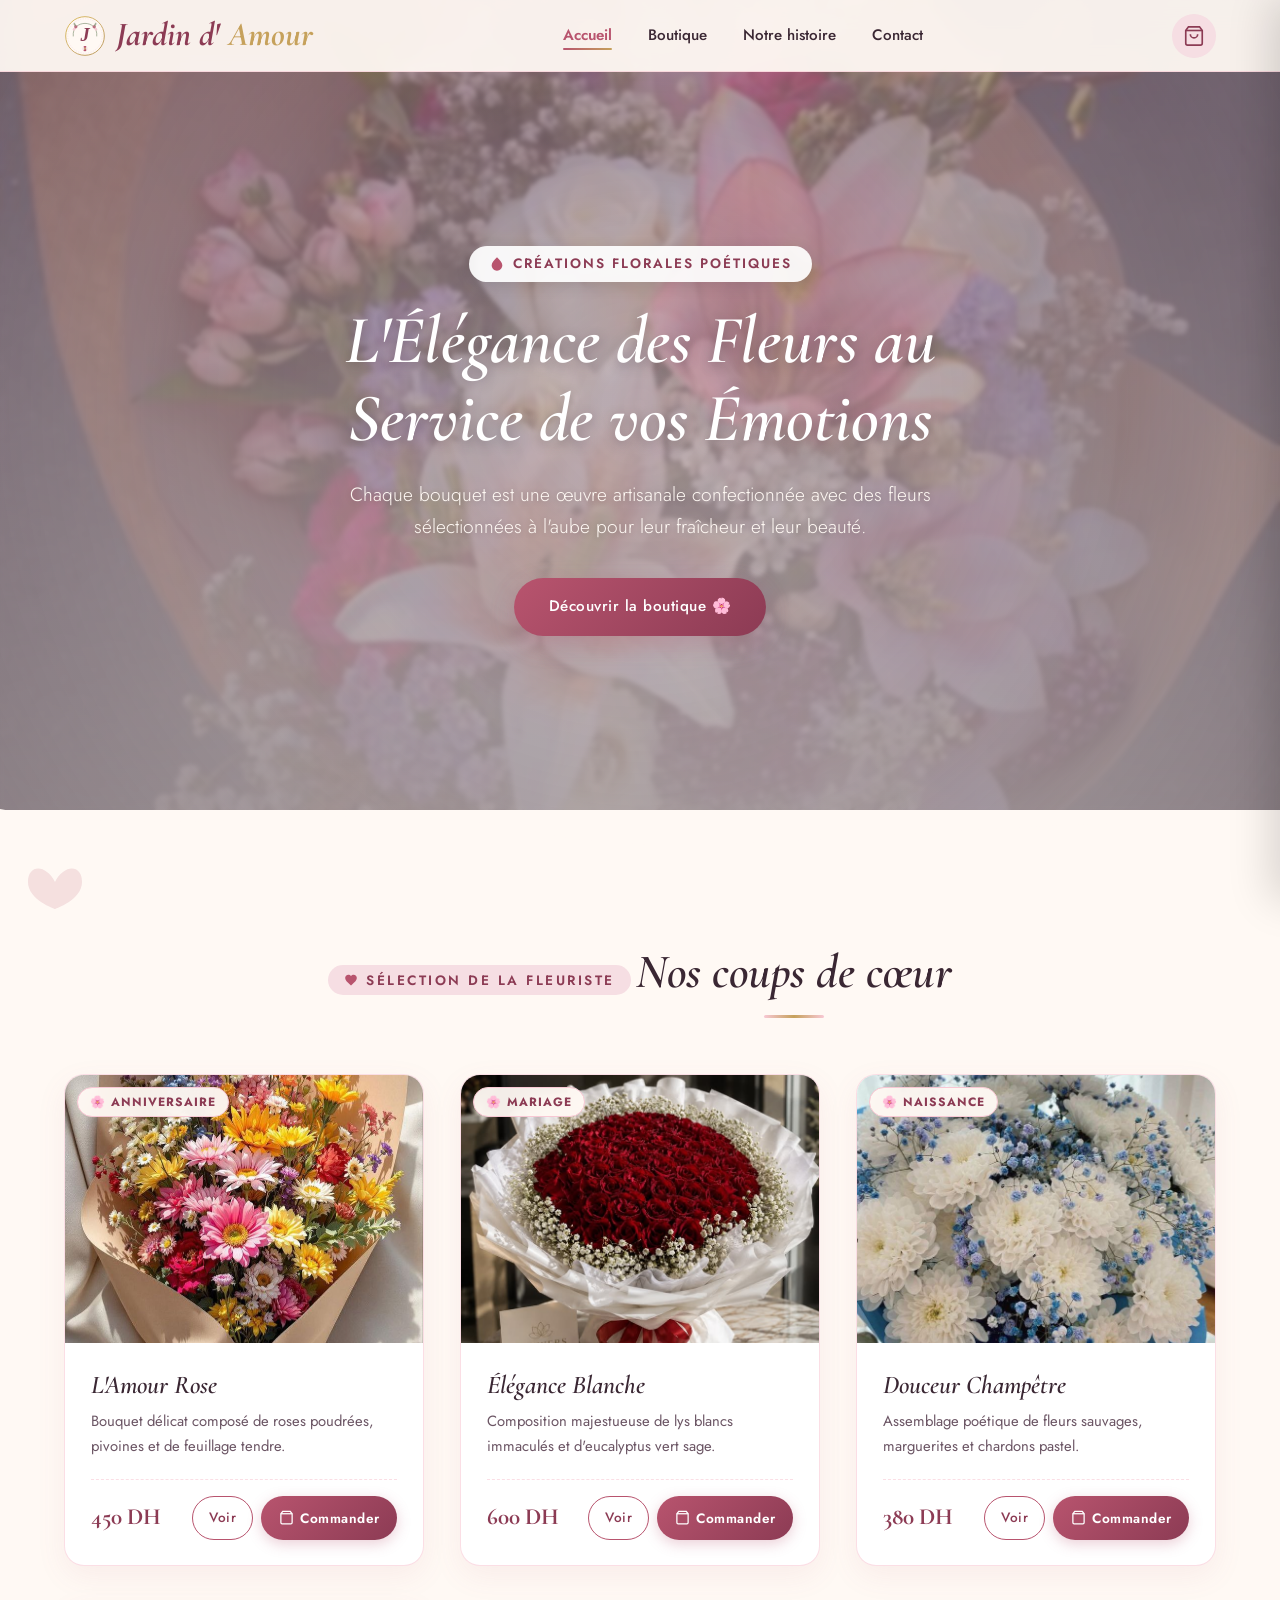
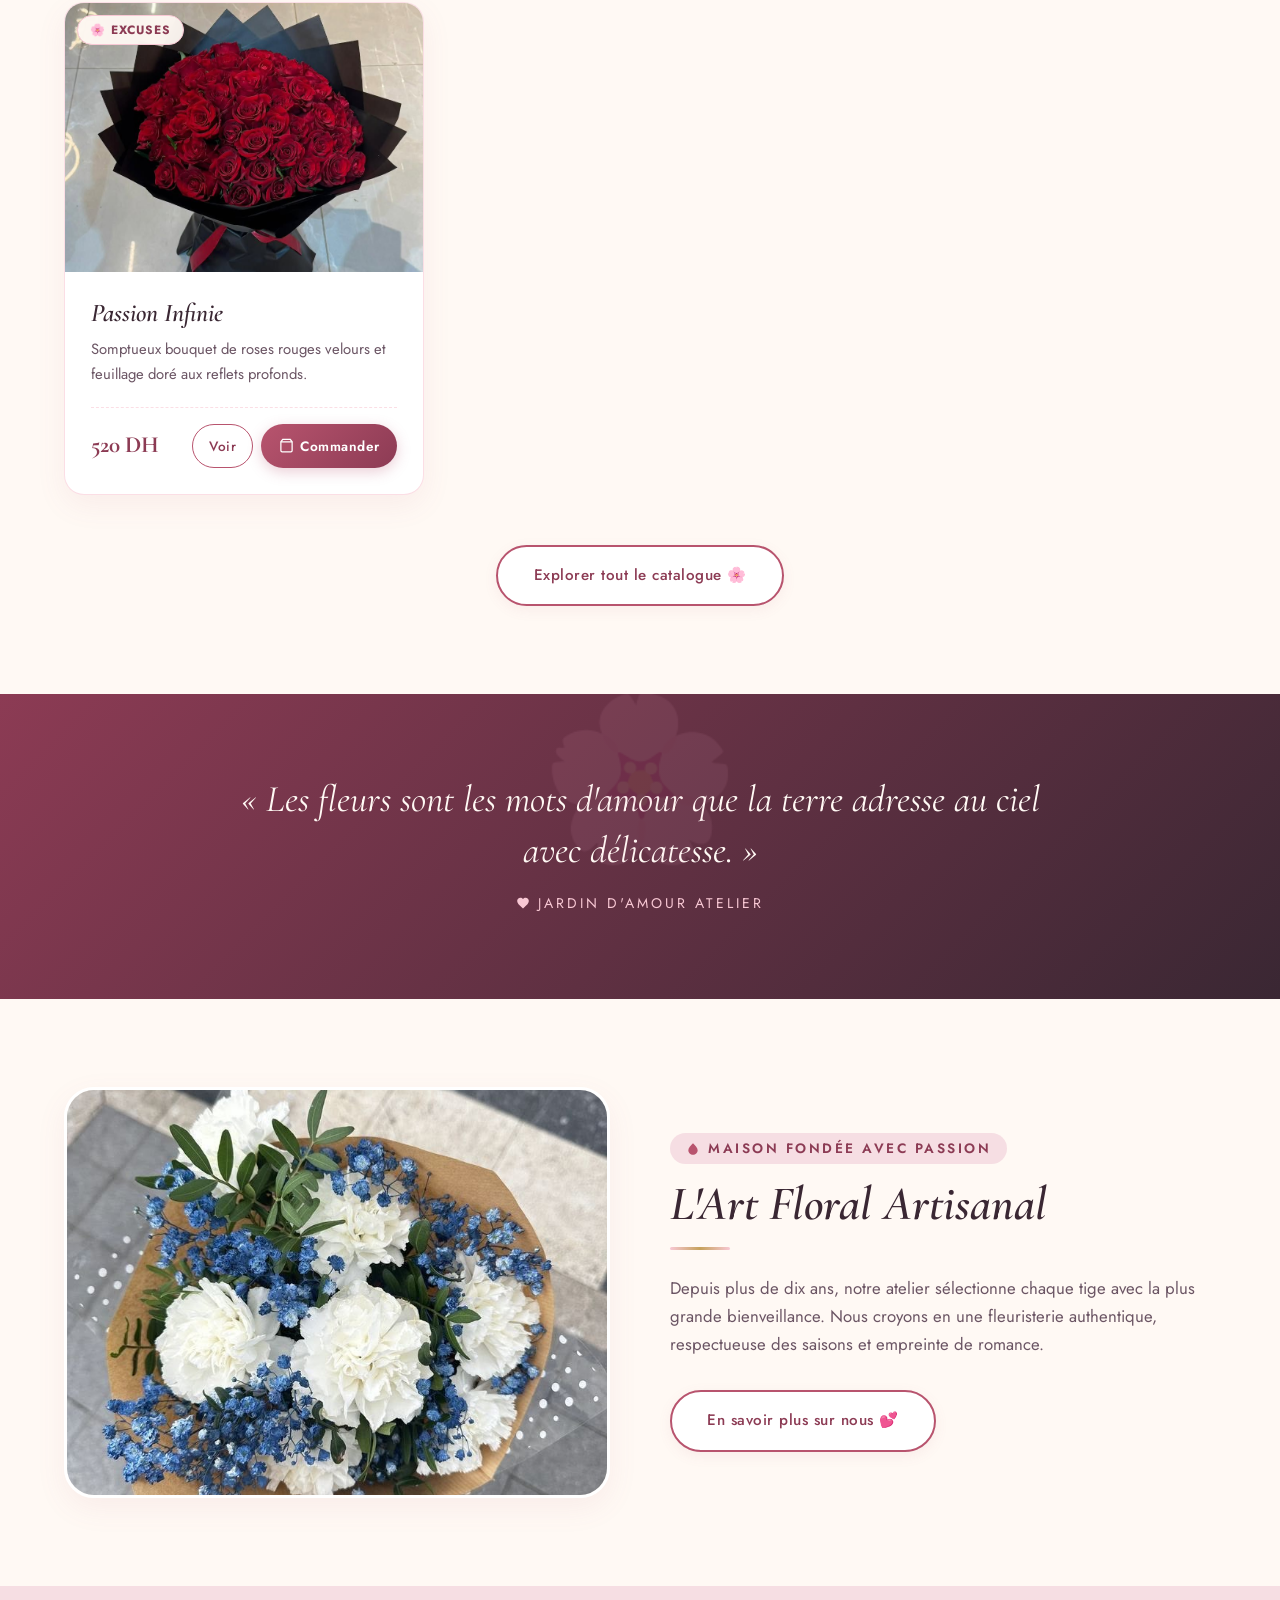
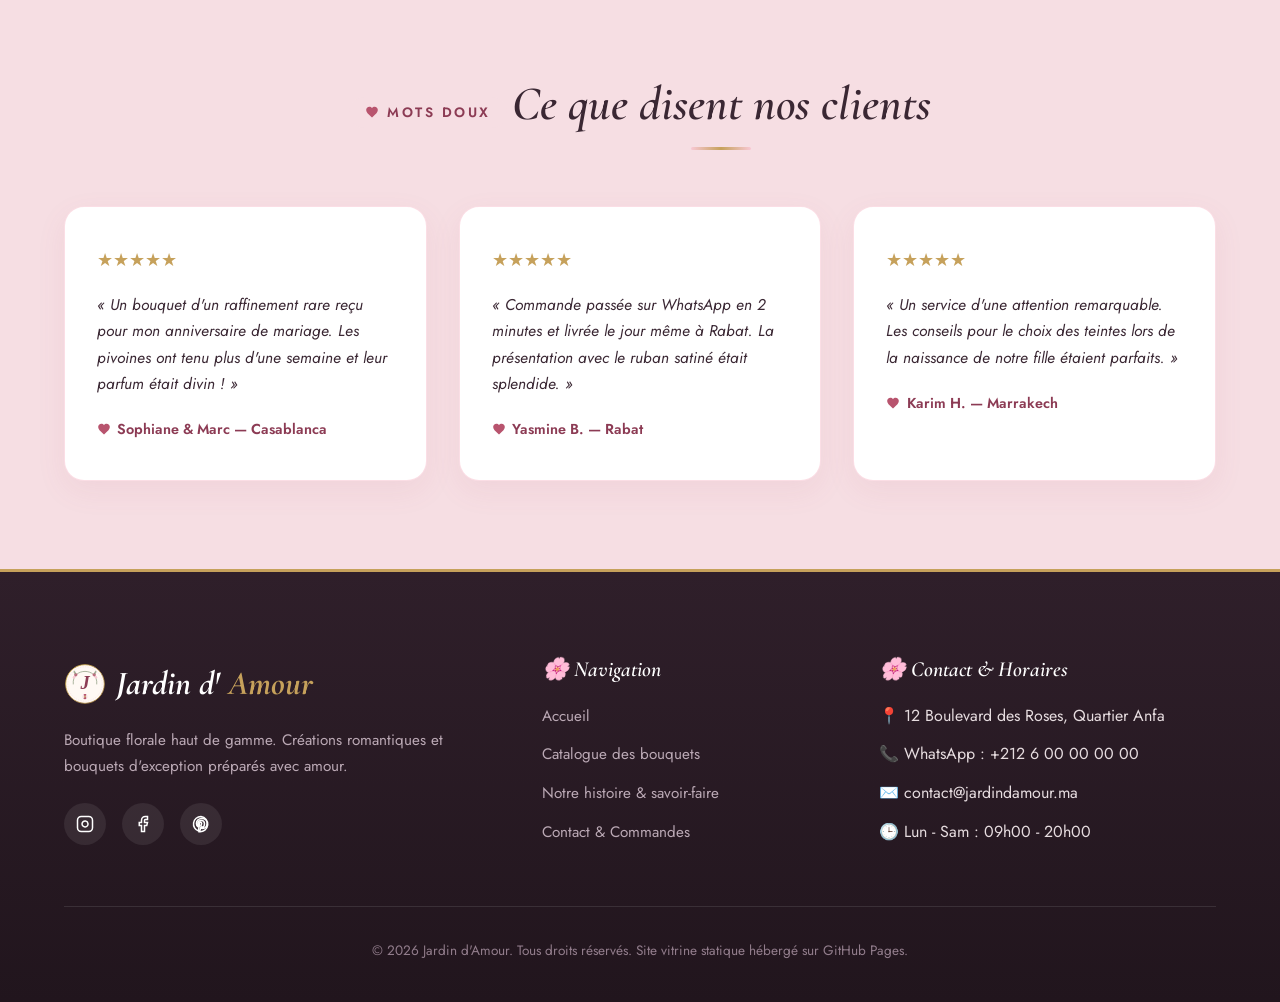
<file: index.html>
<!DOCTYPE html>
<html lang="fr">
<head>
  <meta charset="UTF-8" />
  <meta name="viewport" content="width=device-width, initial-scale=1.0" />
  <title>Jardin d'Amour — Boutique Florale Romantique & Cute</title>
  <meta name="description" content="Découvrez Jardin d'Amour, fleuriste d'exception. Bouquets sur mesure, livraison de fleurs fraîches et compositions poétiques." />
  <link rel="icon" type="image/svg+xml" href="favicon.svg" />
  <link rel="stylesheet" href="style.css" />
</head>
<body>

  <!-- HEADER FIXE -->
  <header class="site-header">
    <div class="container header-container">
      <a href="index.html" class="logo-brand">
        <img src="images/monogram.svg" alt="Monogramme Jardin d'Amour" class="logo-monogram-img" />
        Jardin d'<span class="logo-accent">Amour</span>
      </a>

      <button class="nav-toggle" id="nav-toggle" aria-label="Menu principal" aria-expanded="false">
        <span></span>
        <span></span>
        <span></span>
      </button>

      <nav>
        <ul class="nav-menu" id="nav-menu">
          <li><a href="index.html" class="nav-link active">Accueil</a></li>
          <li><a href="boutique.html" class="nav-link">Boutique</a></li>
          <li><a href="a-propos.html" class="nav-link">Notre histoire</a></li>
          <li><a href="contact.html" class="nav-link">Contact</a></li>
        </ul>
      </nav>

      <div class="header-actions">
        <button type="button" class="cart-icon-btn" id="cart-btn-trigger" aria-label="Ouvrir le panier">
          <svg width="22" height="22" viewBox="0 0 24 24" fill="none" stroke="currentColor" stroke-width="1.8">
            <path d="M6 2L3 6v14a2 2 0 0 0 2 2h14a2 2 0 0 0 2-2V6l-3-4z"></path>
            <line x1="3" y1="6" x2="21" y2="6"></line>
            <path d="M16 10a4 4 0 0 1-8 0"></path>
          </svg>
          <span class="cart-count-badge">0</span>
        </button>
      </div>
    </div>
  </header>

  <!-- HERO SECTION AVEC PÉTALES FLOTTANTS ET ANIMATION DÉLICATE -->
  <section class="hero-section">
    <div class="hero-overlay"></div>
    <div class="hero-content">
      <span class="hero-badge-cute">
        <svg width="16" height="16" viewBox="0 0 24 24" fill="#B8546E"><path d="M12 2C8 6 4 10 4 14C4 18.4 7.6 22 12 22C16.4 22 20 18.4 20 14C20 10 16 6 12 2Z"/></svg>
        Créations Florales Poétiques
      </span>
      <h1 class="hero-title">L'Élégance des Fleurs au Service de vos Émotions</h1>
      <p class="hero-description">Chaque bouquet est une œuvre artisanale confectionnée avec des fleurs sélectionnées à l'aube pour leur fraîcheur et leur beauté.</p>
      <a href="boutique.html" class="btn btn-primary">
        Découvrir la boutique 🌸
      </a>
    </div>
  </section>

  <!-- SEPARATEUR EN VAGUE -->
  <div class="section-divider-wave">
    <svg viewBox="0 0 1200 120" preserveAspectRatio="none">
      <path d="M0,0 C150,90 350,-40 500,60 C650,160 900,10 1200,40 L1200,120 L0,120 Z" fill="#FFF9F4"></path>
    </svg>
  </div>

  <!-- SECTION NOS COUPS DE CŒUR -->
  <section class="section-padding">
    <svg class="corner-flower-accent corner-flower-top-left" viewBox="0 0 100 100" fill="#B8546E">
      <path d="M50 20 C60 0 80 0 80 20 C80 40 50 50 50 50 C50 50 20 40 20 20 C20 0 40 0 50 20 Z" />
    </svg>

    <div class="container">
      <div class="section-title-wrap">
        <span class="section-subtitle">
          <svg width="14" height="14" viewBox="0 0 24 24" fill="currentColor"><path d="M12 21.35l-1.45-1.32C5.4 15.36 2 12.28 2 8.5 2 5.42 4.42 3 7.5 3c1.74 0 3.41.81 4.5 2.09C13.09 3.81 14.76 3 16.5 3 19.58 3 22 5.42 22 8.5c0 3.78-3.4 6.86-8.55 11.54L12 21.35z"/></svg>
          Sélection de la fleuriste
        </span>
        <h2 class="section-title">Nos coups de cœur</h2>
      </div>

      <div class="products-grid">
        <!-- Bouquet 1 -->
        <article class="product-card">
          <div class="product-card-img-wrap">
            <img src="images/bouquet-1.jpg" alt="Bouquet de roses roses poudrées et pivoines épanouies" loading="lazy" />
            <span class="product-card-badge">🌸 Anniversaire</span>
          </div>
          <div class="product-card-body">
            <h3 class="product-card-title">L'Amour Rose</h3>
            <p class="product-card-desc">Bouquet délicat composé de roses poudrées, pivoines et de feuillage tendre.</p>
            <div class="product-card-footer">
              <span class="product-card-price">450 DH</span>
              <div class="product-card-actions">
                <a href="produit.html?id=1" class="btn btn-outline-sm">Voir</a>
                <button type="button" class="btn btn-order-card" onclick="addToCart(1)">
                  <svg width="15" height="15" viewBox="0 0 24 24" fill="none" stroke="currentColor" stroke-width="2">
                    <path d="M6 2L3 6v14a2 2 0 0 0 2 2h14a2 2 0 0 0 2-2V6l-3-4z"></path>
                    <line x1="3" y1="6" x2="21" y2="6"></line>
                  </svg>
                  Commander
                </button>
              </div>
            </div>
          </div>
        </article>

        <!-- Bouquet 2 -->
        <article class="product-card">
          <div class="product-card-img-wrap">
            <img src="images/bouquet-2.jpg" alt="Composition florale majestueuse de lys blancs et roses fraîches" loading="lazy" />
            <span class="product-card-badge">🌸 Mariage</span>
          </div>
          <div class="product-card-body">
            <h3 class="product-card-title">Élégance Blanche</h3>
            <p class="product-card-desc">Composition majestueuse de lys blancs immaculés et d'eucalyptus vert sage.</p>
            <div class="product-card-footer">
              <span class="product-card-price">600 DH</span>
              <div class="product-card-actions">
                <a href="produit.html?id=2" class="btn btn-outline-sm">Voir</a>
                <button type="button" class="btn btn-order-card" onclick="addToCart(2)">
                  <svg width="15" height="15" viewBox="0 0 24 24" fill="none" stroke="currentColor" stroke-width="2">
                    <path d="M6 2L3 6v14a2 2 0 0 0 2 2h14a2 2 0 0 0 2-2V6l-3-4z"></path>
                    <line x1="3" y1="6" x2="21" y2="6"></line>
                  </svg>
                  Commander
                </button>
              </div>
            </div>
          </div>
        </article>

        <!-- Bouquet 3 -->
        <article class="product-card">
          <div class="product-card-img-wrap">
            <img src="images/bouquet-3.jpg" alt="Assemblage de fleurs champêtres sauvages et marguerites fraîches" loading="lazy" />
            <span class="product-card-badge">🌸 Naissance</span>
          </div>
          <div class="product-card-body">
            <h3 class="product-card-title">Douceur Champêtre</h3>
            <p class="product-card-desc">Assemblage poétique de fleurs sauvages, marguerites et chardons pastel.</p>
            <div class="product-card-footer">
              <span class="product-card-price">380 DH</span>
              <div class="product-card-actions">
                <a href="produit.html?id=3" class="btn btn-outline-sm">Voir</a>
                <button type="button" class="btn btn-order-card" onclick="addToCart(3)">
                  <svg width="15" height="15" viewBox="0 0 24 24" fill="none" stroke="currentColor" stroke-width="2">
                    <path d="M6 2L3 6v14a2 2 0 0 0 2 2h14a2 2 0 0 0 2-2V6l-3-4z"></path>
                    <line x1="3" y1="6" x2="21" y2="6"></line>
                  </svg>
                  Commander
                </button>
              </div>
            </div>
          </div>
        </article>

        <!-- Bouquet 4 -->
        <article class="product-card">
          <div class="product-card-img-wrap">
            <img src="images/bouquet-4.jpg" alt="Somptueux bouquet de roses rouges velours et feuillage d'exception" loading="lazy" />
            <span class="product-card-badge">🌸 Excuses</span>
          </div>
          <div class="product-card-body">
            <h3 class="product-card-title">Passion Infinie</h3>
            <p class="product-card-desc">Somptueux bouquet de roses rouges velours et feuillage doré aux reflets profonds.</p>
            <div class="product-card-footer">
              <span class="product-card-price">520 DH</span>
              <div class="product-card-actions">
                <a href="produit.html?id=4" class="btn btn-outline-sm">Voir</a>
                <button type="button" class="btn btn-order-card" onclick="addToCart(4)">
                  <svg width="15" height="15" viewBox="0 0 24 24" fill="none" stroke="currentColor" stroke-width="2">
                    <path d="M6 2L3 6v14a2 2 0 0 0 2 2h14a2 2 0 0 0 2-2V6l-3-4z"></path>
                    <line x1="3" y1="6" x2="21" y2="6"></line>
                  </svg>
                  Commander
                </button>
              </div>
            </div>
          </div>
        </article>
      </div>

      <div style="text-align: center; margin-top: 50px;">
        <a href="boutique.html" class="btn btn-outline">Explorer tout le catalogue 🌸</a>
      </div>
    </div>
  </section>

  <!-- BANDEAU CITATION INSPIRANTE -->
  <section class="quote-banner">
    <div class="container">
      <p class="quote-text">« Les fleurs sont les mots d'amour que la terre adresse au ciel avec délicatesse. »</p>
      <span class="quote-author">
        <svg width="14" height="14" viewBox="0 0 24 24" fill="currentColor"><path d="M12 21.35l-1.45-1.32C5.4 15.36 2 12.28 2 8.5 2 5.42 4.42 3 7.5 3c1.74 0 3.41.81 4.5 2.09C13.09 3.81 14.76 3 16.5 3 19.58 3 22 5.42 22 8.5c0 3.78-3.4 6.86-8.55 11.54L12 21.35z"/></svg>
        Jardin d'Amour Atelier
      </span>
    </div>
  </section>

  <!-- SECTION APERÇU NOTRE HISTOIRE -->
  <section class="section-padding">
    <div class="container">
      <div class="about-preview-grid">
        <div class="about-preview-img-box">
          <img src="images/atelier-1.jpg" alt="Artisan fleuriste en train d'assembler un bouquet de fleurs fraîches à l'atelier" loading="lazy" />
        </div>
        <div class="about-preview-content">
          <span class="section-subtitle">
            <svg width="14" height="14" viewBox="0 0 24 24" fill="#B8546E"><path d="M12 2C8 6 4 10 4 14C4 18.4 7.6 22 12 22C16.4 22 20 18.4 20 14C20 10 16 6 12 2Z"/></svg>
            Maison fondée avec passion
          </span>
          <h2 class="section-title">L'Art Floral Artisanal</h2>
          <p class="about-preview-text">
            Depuis plus de dix ans, notre atelier sélectionne chaque tige avec la plus grande bienveillance. Nous croyons en une fleuristerie authentique, respectueuse des saisons et empreinte de romance.
          </p>
          <a href="a-propos.html" class="btn btn-outline">En savoir plus sur nous 💕</a>
        </div>
      </div>
    </div>
  </section>

  <!-- SECTION TÉMOIGNAGES CLIENTS -->
  <section class="section-padding" style="background-color: var(--clr-rose-powder);">
    <div class="container">
      <div class="section-title-wrap">
        <span class="section-subtitle">
          <svg width="14" height="14" viewBox="0 0 24 24" fill="currentColor"><path d="M12 21.35l-1.45-1.32C5.4 15.36 2 12.28 2 8.5 2 5.42 4.42 3 7.5 3c1.74 0 3.41.81 4.5 2.09C13.09 3.81 14.76 3 16.5 3 19.58 3 22 5.42 22 8.5c0 3.78-3.4 6.86-8.55 11.54L12 21.35z"/></svg>
          Mots Doux
        </span>
        <h2 class="section-title">Ce que disent nos clients</h2>
      </div>

      <div class="testimonials-grid">
        <div class="testimonial-card">
          <div class="stars">★★★★★</div>
          <p class="testimonial-quote">« Un bouquet d'un raffinement rare reçu pour mon anniversaire de mariage. Les pivoines ont tenu plus d'une semaine et leur parfum était divin ! »</p>
          <div class="testimonial-author">
            <svg width="14" height="14" viewBox="0 0 24 24" fill="#B8546E"><path d="M12 21.35l-1.45-1.32C5.4 15.36 2 12.28 2 8.5 2 5.42 4.42 3 7.5 3c1.74 0 3.41.81 4.5 2.09C13.09 3.81 14.76 3 16.5 3 19.58 3 22 5.42 22 8.5c0 3.78-3.4 6.86-8.55 11.54L12 21.35z"/></svg>
            Sophiane & Marc — Casablanca
          </div>
        </div>

        <div class="testimonial-card">
          <div class="stars">★★★★★</div>
          <p class="testimonial-quote">« Commande passée sur WhatsApp en 2 minutes et livrée le jour même à Rabat. La présentation avec le ruban satiné était splendide. »</p>
          <div class="testimonial-author">
            <svg width="14" height="14" viewBox="0 0 24 24" fill="#B8546E"><path d="M12 21.35l-1.45-1.32C5.4 15.36 2 12.28 2 8.5 2 5.42 4.42 3 7.5 3c1.74 0 3.41.81 4.5 2.09C13.09 3.81 14.76 3 16.5 3 19.58 3 22 5.42 22 8.5c0 3.78-3.4 6.86-8.55 11.54L12 21.35z"/></svg>
            Yasmine B. — Rabat
          </div>
        </div>

        <div class="testimonial-card">
          <div class="stars">★★★★★</div>
          <p class="testimonial-quote">« Un service d'une attention remarquable. Les conseils pour le choix des teintes lors de la naissance de notre fille étaient parfaits. »</p>
          <div class="testimonial-author">
            <svg width="14" height="14" viewBox="0 0 24 24" fill="#B8546E"><path d="M12 21.35l-1.45-1.32C5.4 15.36 2 12.28 2 8.5 2 5.42 4.42 3 7.5 3c1.74 0 3.41.81 4.5 2.09C13.09 3.81 14.76 3 16.5 3 19.58 3 22 5.42 22 8.5c0 3.78-3.4 6.86-8.55 11.54L12 21.35z"/></svg>
            Karim H. — Marrakech
          </div>
        </div>
      </div>
    </div>
  </section>

  <!-- FOOTER -->
  <footer class="site-footer">
    <div class="container">
      <div class="footer-grid">
        <div class="footer-brand">
          <a href="index.html" class="logo-brand">
            <img src="images/monogram.svg" alt="Monogramme Jardin d'Amour" class="logo-monogram-img" />
            Jardin d'<span class="logo-accent">Amour</span>
          </a>
          <p class="footer-desc">Boutique florale haut de gamme. Créations romantiques et bouquets d'exception préparés avec amour.</p>
          <div class="social-links">
            <a href="#" class="social-link" aria-label="Instagram"><svg width="18" height="18" viewBox="0 0 24 24" fill="none" stroke="currentColor" stroke-width="2"><rect x="2" y="2" width="20" height="20" rx="5" ry="5"></rect><path d="M16 11.37A4 4 0 1 1 12.63 8 4 4 0 0 1 16 11.37z"></path><line x1="17.5" y1="6.5" x2="17.51" y2="6.5"></line></svg></a>
            <a href="#" class="social-link" aria-label="Facebook"><svg width="18" height="18" viewBox="0 0 24 24" fill="none" stroke="currentColor" stroke-width="2"><path d="M18 2h-3a5 5 0 0 0-5 5v3H7v4h3v8h4v-8h3l1-4h-4V7a1 1 0 0 1 1-1h3z"></path></svg></a>
            <a href="#" class="social-link" aria-label="Pinterest"><svg width="18" height="18" viewBox="0 0 24 24" fill="none" stroke="currentColor" stroke-width="2"><path d="M12 2a10 10 0 0 0-3.16 19.49c-.09-.82-.17-2.08.04-2.98.18-.78 1.18-5.02 1.18-5.02s-.3-.6-.3-1.49c0-1.4.81-2.44 1.82-2.44.86 0 1.27.64 1.27 1.42 0 .86-.55 2.15-.83 3.35-.24 1 .5 1.82 1.48 1.82 1.78 0 3.15-1.88 3.15-4.59 0-2.4-1.72-4.08-4.19-4.08-2.85 0-4.53 2.14-4.53 4.35 0 .86.33 1.78.74 2.28.08.1.09.19.07.29-.07.3-.24.98-.27 1.11-.05.2-.16.24-.37.15-1.39-.64-2.26-2.67-2.26-4.3 0-3.5 2.54-6.72 7.34-6.72 3.85 0 6.85 2.75 6.85 6.42 0 3.83-2.41 6.91-5.76 6.91-1.12 0-2.18-.58-2.54-1.27l-.69 2.64c-.25.97-.93 2.18-1.39 2.92A10 10 0 1 0 12 2z"></path></svg></a>
          </div>
        </div>

        <div>
          <h4 class="footer-title">🌸 Navigation</h4>
          <ul class="footer-links">
            <li><a href="index.html">Accueil</a></li>
            <li><a href="boutique.html">Catalogue des bouquets</a></li>
            <li><a href="a-propos.html">Notre histoire & savoir-faire</a></li>
            <li><a href="contact.html">Contact & Commandes</a></li>
          </ul>
        </div>

        <div>
          <h4 class="footer-title">🌸 Contact & Horaires</h4>
          <ul class="footer-links">
            <li>📍 12 Boulevard des Roses, Quartier Anfa</li>
            <li>📞 WhatsApp : +212 6 00 00 00 00</li>
            <li>✉️ contact@jardindamour.ma</li>
            <li>🕒 Lun - Sam : 09h00 - 20h00</li>
          </ul>
        </div>
      </div>

      <div class="footer-bottom">
        <p>&copy; 2026 Jardin d'Amour. Tous droits réservés. Site vitrine statique hébergé sur GitHub Pages.</p>
      </div>
    </div>
  </footer>

  <!-- DRAWER PANIER & OVERLAY -->
  <div class="cart-overlay" id="cart-overlay"></div>
  <aside class="cart-drawer" id="cart-drawer" aria-label="Panier d'achat">
    <div class="cart-drawer-header">
      <h3 class="cart-drawer-title">🌸 Votre Panier</h3>
      <button type="button" class="cart-drawer-close" id="cart-drawer-close" aria-label="Fermer le panier">&times;</button>
    </div>
    <div class="cart-drawer-items" id="cart-drawer-items">
      <!-- Rempli en JS par script.js -->
    </div>
    <div class="cart-drawer-footer">
      <div class="cart-subtotal-row">
        <span>Sous-total :</span>
        <span class="cart-subtotal-price" id="cart-drawer-subtotal">0 DH</span>
      </div>
      <button type="button" class="btn btn-whatsapp btn-large" id="btn-whatsapp-checkout">
        Finaliser la commande sur WhatsApp 💬
      </button>
    </div>
  </aside>

  <script src="script.js"></script>
</body>
</html>
</file>
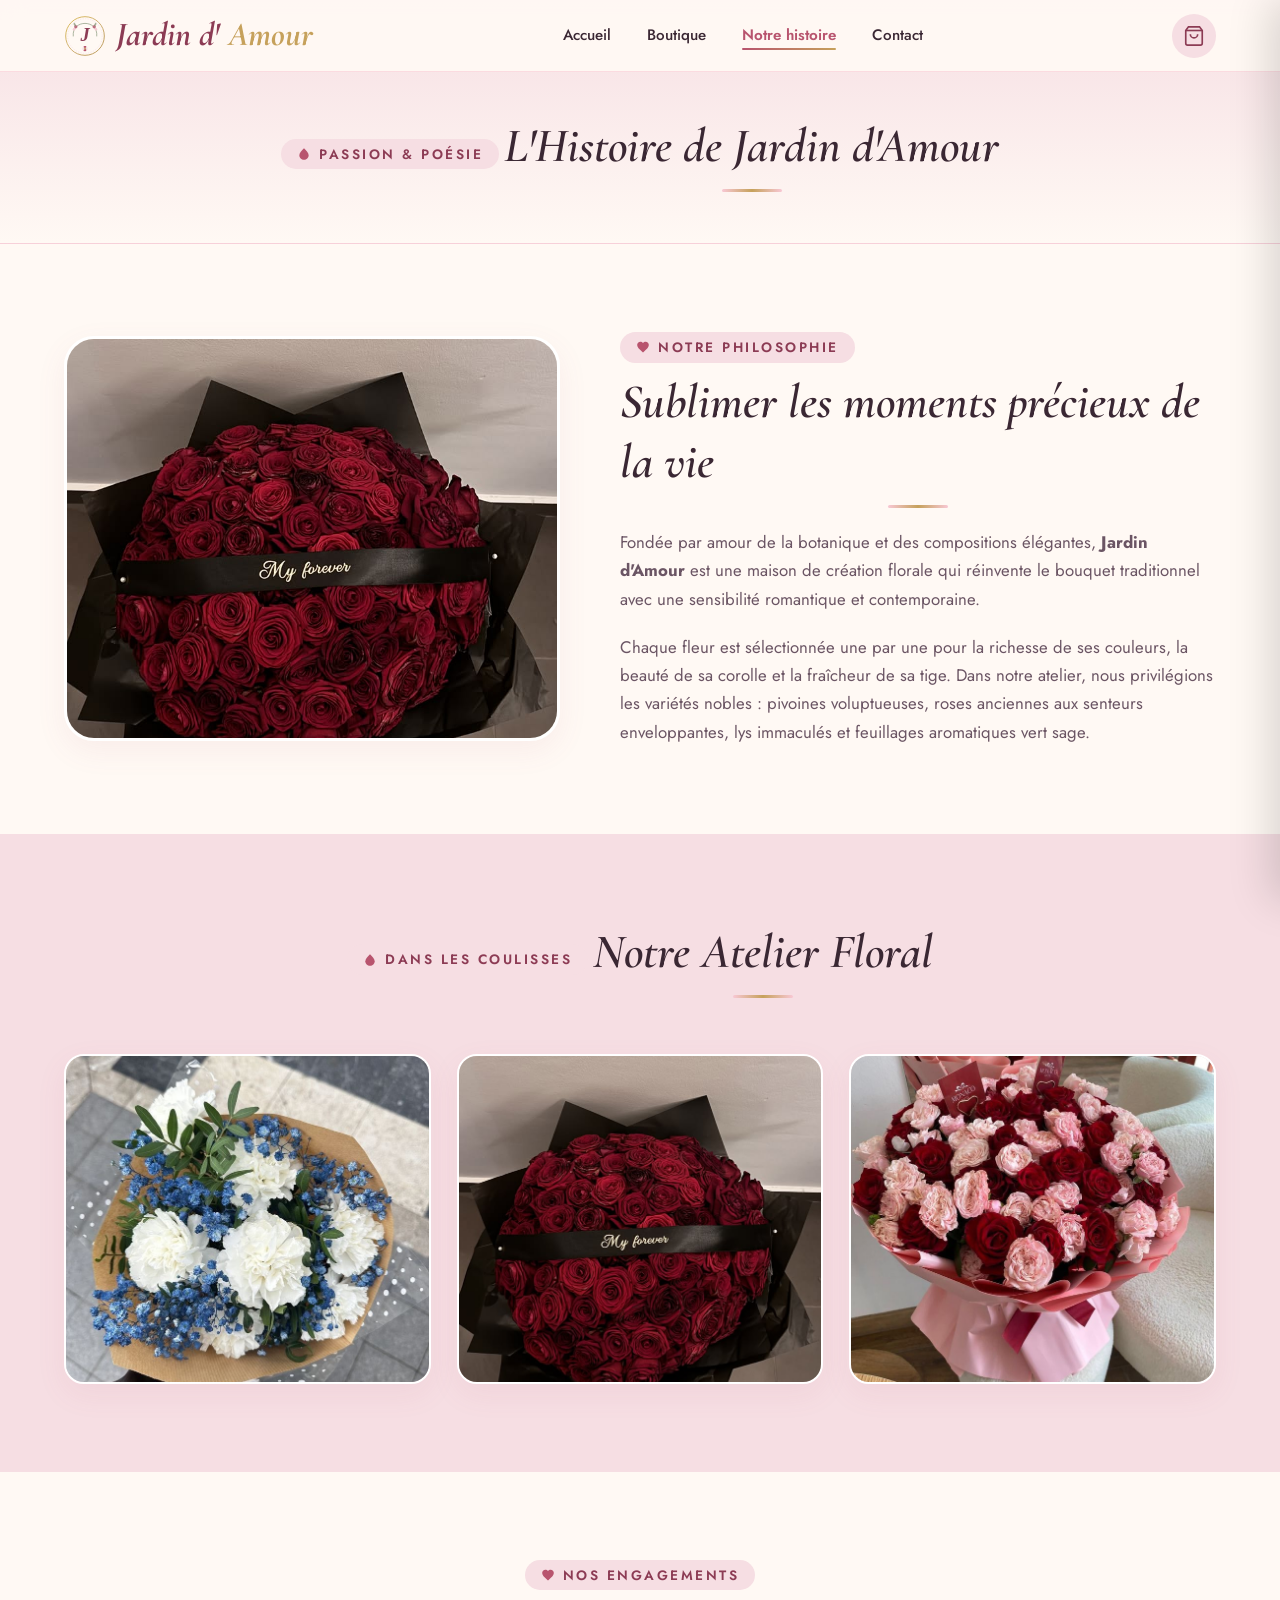
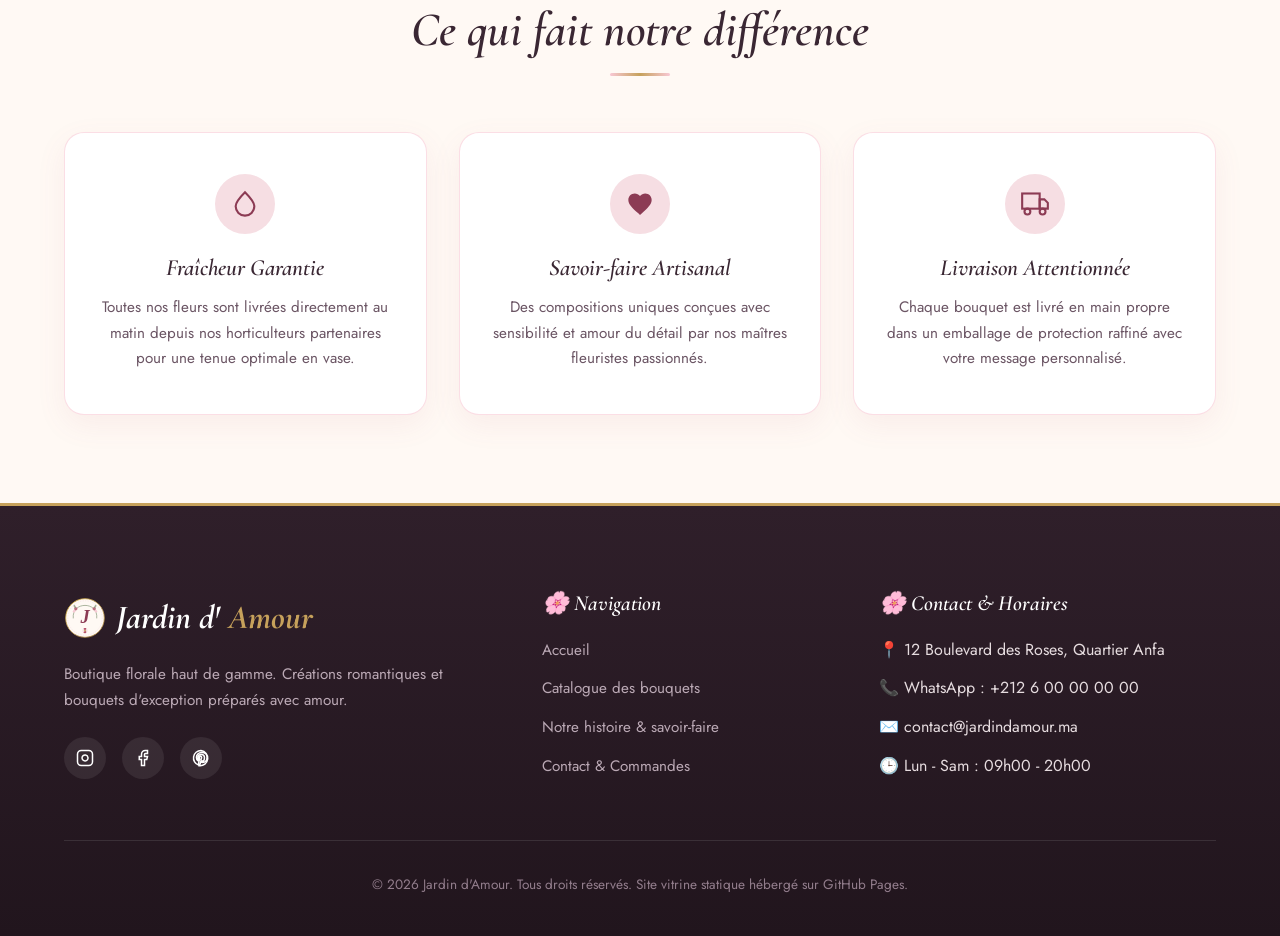
<file: a-propos.html>
<!DOCTYPE html>
<html lang="fr">
<head>
  <meta charset="UTF-8" />
  <meta name="viewport" content="width=device-width, initial-scale=1.0" />
  <title>Notre Histoire — Jardin d'Amour</title>
  <meta name="description" content="Découvrez l'histoire de la maison Jardin d'Amour, notre passion pour l'art floral et notre engagement pour des fleurs d'exception." />
  <link rel="icon" type="image/svg+xml" href="favicon.svg" />
  <link rel="stylesheet" href="style.css" />
</head>
<body>

  <!-- HEADER FIXE -->
  <header class="site-header">
    <div class="container header-container">
      <a href="index.html" class="logo-brand">
        <img src="images/monogram.svg" alt="Monogramme Jardin d'Amour" class="logo-monogram-img" />
        Jardin d'<span class="logo-accent">Amour</span>
      </a>

      <button class="nav-toggle" id="nav-toggle" aria-label="Menu principal" aria-expanded="false">
        <span></span>
        <span></span>
        <span></span>
      </button>

      <nav>
        <ul class="nav-menu" id="nav-menu">
          <li><a href="index.html" class="nav-link">Accueil</a></li>
          <li><a href="boutique.html" class="nav-link">Boutique</a></li>
          <li><a href="a-propos.html" class="nav-link active">Notre histoire</a></li>
          <li><a href="contact.html" class="nav-link">Contact</a></li>
        </ul>
      </nav>

      <div class="header-actions">
        <button type="button" class="cart-icon-btn" id="cart-btn-trigger" aria-label="Ouvrir le panier">
          <svg width="22" height="22" viewBox="0 0 24 24" fill="none" stroke="currentColor" stroke-width="1.8">
            <path d="M6 2L3 6v14a2 2 0 0 0 2 2h14a2 2 0 0 0 2-2V6l-3-4z"></path>
            <line x1="3" y1="6" x2="21" y2="6"></line>
            <path d="M16 10a4 4 0 0 1-8 0"></path>
          </svg>
          <span class="cart-count-badge">0</span>
        </button>
      </div>
    </div>
  </header>

  <!-- BANNER EN-TÊTE PAGE A PROPOS -->
  <section class="page-header-banner">
    <div class="container">
      <span class="section-subtitle">
        <svg width="14" height="14" viewBox="0 0 24 24" fill="#B8546E"><path d="M12 2C8 6 4 10 4 14C4 18.4 7.6 22 12 22C16.4 22 20 18.4 20 14C20 10 16 6 12 2Z"/></svg>
        Passion & Poésie
      </span>
      <h1 class="section-title">L'Histoire de Jardin d'Amour</h1>
    </div>
  </section>

  <!-- SECTION HISTOIRE PRINCIPALE -->
  <section class="section-padding">
    <div class="container">
      <div class="history-story-section">
        <div class="history-img-stack">
          <img src="images/atelier-2.jpg" alt="Assemblage délicat de tiges de pivoines et eucalyptus frais dans l'atelier floral" class="history-img-main" loading="lazy" />
        </div>
        <div>
          <span class="section-subtitle">
            <svg width="14" height="14" viewBox="0 0 24 24" fill="currentColor"><path d="M12 21.35l-1.45-1.32C5.4 15.36 2 12.28 2 8.5 2 5.42 4.42 3 7.5 3c1.74 0 3.41.81 4.5 2.09C13.09 3.81 14.76 3 16.5 3 19.58 3 22 5.42 22 8.5c0 3.78-3.4 6.86-8.55 11.54L12 21.35z"/></svg>
            Notre Philosophie
          </span>
          <h2 class="section-title" style="text-align: left;">Sublimer les moments précieux de la vie</h2>
          <p style="margin: 20px 0; color: var(--clr-plum-muted); font-size: 1.05rem;">
            Fondée par amour de la botanique et des compositions élégantes, <strong>Jardin d'Amour</strong> est une maison de création florale qui réinvente le bouquet traditionnel avec une sensibilité romantique et contemporaine.
          </p>
          <p style="color: var(--clr-plum-muted); font-size: 1.05rem;">
            Chaque fleur est sélectionnée une par une pour la richesse de ses couleurs, la beauté de sa corolle et la fraîcheur de sa tige. Dans notre atelier, nous privilégions les variétés nobles : pivoines voluptueuses, roses anciennes aux senteurs enveloppantes, lys immaculés et feuillages aromatiques vert sage.
          </p>
        </div>
      </div>
    </div>
  </section>

  <!-- GALERIE ATELIER -->
  <section class="section-padding" style="background-color: var(--clr-rose-powder);">
    <div class="container">
      <div class="section-title-wrap">
        <span class="section-subtitle">
          <svg width="14" height="14" viewBox="0 0 24 24" fill="#B8546E"><path d="M12 2C8 6 4 10 4 14C4 18.4 7.6 22 12 22C16.4 22 20 18.4 20 14C20 10 16 6 12 2Z"/></svg>
          Dans les coulisses
        </span>
        <h2 class="section-title">Notre Atelier Floral</h2>
      </div>

      <div style="display: grid; grid-template-columns: repeat(auto-fit, minmax(280px, 1fr)); gap: 26px;">
        <img src="images/atelier-1.jpg" alt="Composition de fleurs roses fraîches et pivoines sur la table de préparation" style="border-radius: var(--radius-md); height: 330px; width: 100%; object-fit: cover; box-shadow: var(--shadow-soft); border: 2px solid white;" loading="lazy" />
        <img src="images/atelier-2.jpg" alt="Tiges de pivoines roses et feuillage d'eucalyptus arrangées à la main" style="border-radius: var(--radius-md); height: 330px; width: 100%; object-fit: cover; box-shadow: var(--shadow-soft); border: 2px solid white;" loading="lazy" />
        <img src="images/atelier-3.jpg" alt="Roses anciennes parfumées et gypsophile fin prêts à être emballés avec ruban" style="border-radius: var(--radius-md); height: 330px; width: 100%; object-fit: cover; box-shadow: var(--shadow-soft); border: 2px solid white;" loading="lazy" />
      </div>
    </div>
  </section>

  <!-- SECTION NOS VALEURS (3 COLONNES) -->
  <section class="section-padding">
    <div class="container">
      <div class="section-title-wrap">
        <span class="section-subtitle">
          <svg width="14" height="14" viewBox="0 0 24 24" fill="currentColor"><path d="M12 21.35l-1.45-1.32C5.4 15.36 2 12.28 2 8.5 2 5.42 4.42 3 7.5 3c1.74 0 3.41.81 4.5 2.09C13.09 3.81 14.76 3 16.5 3 19.58 3 22 5.42 22 8.5c0 3.78-3.4 6.86-8.55 11.54L12 21.35z"/></svg>
          Nos Engagements
        </span>
        <h2 class="section-title">Ce qui fait notre différence</h2>
      </div>

      <div class="values-grid">
        <div class="value-card">
          <div class="value-icon">
            <svg width="28" height="28" viewBox="0 0 24 24" fill="none" stroke="currentColor" stroke-width="1.8">
              <path d="M12 2C8 6 4 10 4 14C4 18.4 7.6 22 12 22C16.4 22 20 18.4 20 14C20 10 16 6 12 2Z"></path>
            </svg>
          </div>
          <h3 class="value-title">Fraîcheur Garantie</h3>
          <p style="font-size: 0.95rem; color: var(--clr-plum-muted);">Toutes nos fleurs sont livrées directement au matin depuis nos horticulteurs partenaires pour une tenue optimale en vase.</p>
        </div>

        <div class="value-card">
          <div class="value-icon">
            <svg width="28" height="28" viewBox="0 0 24 24" fill="currentColor">
              <path d="M12 21.35l-1.45-1.32C5.4 15.36 2 12.28 2 8.5 2 5.42 4.42 3 7.5 3c1.74 0 3.41.81 4.5 2.09C13.09 3.81 14.76 3 16.5 3 19.58 3 22 5.42 22 8.5c0 3.78-3.4 6.86-8.55 11.54L12 21.35z"/>
            </svg>
          </div>
          <h3 class="value-title">Savoir-faire Artisanal</h3>
          <p style="font-size: 0.95rem; color: var(--clr-plum-muted);">Des compositions uniques conçues avec sensibilité et amour du détail par nos maîtres fleuristes passionnés.</p>
        </div>

        <div class="value-card">
          <div class="value-icon">
            <svg width="28" height="28" viewBox="0 0 24 24" fill="none" stroke="currentColor" stroke-width="1.8">
              <rect x="1" y="3" width="15" height="13"></rect>
              <polygon points="16 8 20 8 23 11 23 16 16 16 16 8"></polygon>
              <circle cx="5.5" cy="18.5" r="2.5"></circle>
              <circle cx="18.5" cy="18.5" r="2.5"></circle>
            </svg>
          </div>
          <h3 class="value-title">Livraison Attentionnée</h3>
          <p style="font-size: 0.95rem; color: var(--clr-plum-muted);">Chaque bouquet est livré en main propre dans un emballage de protection raffiné avec votre message personnalisé.</p>
        </div>
      </div>
    </div>
  </section>

  <!-- FOOTER -->
  <footer class="site-footer">
    <div class="container">
      <div class="footer-grid">
        <div class="footer-brand">
          <a href="index.html" class="logo-brand">
            <img src="images/monogram.svg" alt="Monogramme Jardin d'Amour" class="logo-monogram-img" />
            Jardin d'<span class="logo-accent">Amour</span>
          </a>
          <p class="footer-desc">Boutique florale haut de gamme. Créations romantiques et bouquets d'exception préparés avec amour.</p>
          <div class="social-links">
            <a href="#" class="social-link" aria-label="Instagram"><svg width="18" height="18" viewBox="0 0 24 24" fill="none" stroke="currentColor" stroke-width="2"><rect x="2" y="2" width="20" height="20" rx="5" ry="5"></rect><path d="M16 11.37A4 4 0 1 1 12.63 8 4 4 0 0 1 16 11.37z"></path><line x1="17.5" y1="6.5" x2="17.51" y2="6.5"></line></svg></a>
            <a href="#" class="social-link" aria-label="Facebook"><svg width="18" height="18" viewBox="0 0 24 24" fill="none" stroke="currentColor" stroke-width="2"><path d="M18 2h-3a5 5 0 0 0-5 5v3H7v4h3v8h4v-8h3l1-4h-4V7a1 1 0 0 1 1-1h3z"></path></svg></a>
            <a href="#" class="social-link" aria-label="Pinterest"><svg width="18" height="18" viewBox="0 0 24 24" fill="none" stroke="currentColor" stroke-width="2"><path d="M12 2a10 10 0 0 0-3.16 19.49c-.09-.82-.17-2.08.04-2.98.18-.78 1.18-5.02 1.18-5.02s-.3-.6-.3-1.49c0-1.4.81-2.44 1.82-2.44.86 0 1.27.64 1.27 1.42 0 .86-.55 2.15-.83 3.35-.24 1 .5 1.82 1.48 1.82 1.78 0 3.15-1.88 3.15-4.59 0-2.4-1.72-4.08-4.19-4.08-2.85 0-4.53 2.14-4.53 4.35 0 .86.33 1.78.74 2.28.08.1.09.19.07.29-.07.3-.24.98-.27 1.11-.05.2-.16.24-.37.15-1.39-.64-2.26-2.67-2.26-4.3 0-3.5 2.54-6.72 7.34-6.72 3.85 0 6.85 2.75 6.85 6.42 0 3.83-2.41 6.91-5.76 6.91-1.12 0-2.18-.58-2.54-1.27l-.69 2.64c-.25.97-.93 2.18-1.39 2.92A10 10 0 1 0 12 2z"></path></svg></a>
          </div>
        </div>

        <div>
          <h4 class="footer-title">🌸 Navigation</h4>
          <ul class="footer-links">
            <li><a href="index.html">Accueil</a></li>
            <li><a href="boutique.html">Catalogue des bouquets</a></li>
            <li><a href="a-propos.html">Notre histoire & savoir-faire</a></li>
            <li><a href="contact.html">Contact & Commandes</a></li>
          </ul>
        </div>

        <div>
          <h4 class="footer-title">🌸 Contact & Horaires</h4>
          <ul class="footer-links">
            <li>📍 12 Boulevard des Roses, Quartier Anfa</li>
            <li>📞 WhatsApp : +212 6 00 00 00 00</li>
            <li>✉️ contact@jardindamour.ma</li>
            <li>🕒 Lun - Sam : 09h00 - 20h00</li>
          </ul>
        </div>
      </div>

      <div class="footer-bottom">
        <p>&copy; 2026 Jardin d'Amour. Tous droits réservés. Site vitrine statique hébergé sur GitHub Pages.</p>
      </div>
    </div>
  </footer>

  <!-- DRAWER PANIER & OVERLAY -->
  <div class="cart-overlay" id="cart-overlay"></div>
  <aside class="cart-drawer" id="cart-drawer" aria-label="Panier d'achat">
    <div class="cart-drawer-header">
      <h3 class="cart-drawer-title">🌸 Votre Panier</h3>
      <button type="button" class="cart-drawer-close" id="cart-drawer-close" aria-label="Fermer le panier">&times;</button>
    </div>
    <div class="cart-drawer-items" id="cart-drawer-items">
      <!-- Rempli en JS par script.js -->
    </div>
    <div class="cart-drawer-footer">
      <div class="cart-subtotal-row">
        <span>Sous-total :</span>
        <span class="cart-subtotal-price" id="cart-drawer-subtotal">0 DH</span>
      </div>
      <button type="button" class="btn btn-whatsapp btn-large" id="btn-whatsapp-checkout">
        Finaliser la commande sur WhatsApp 💬
      </button>
    </div>
  </aside>

  <script src="script.js"></script>
</body>
</html>
</file>
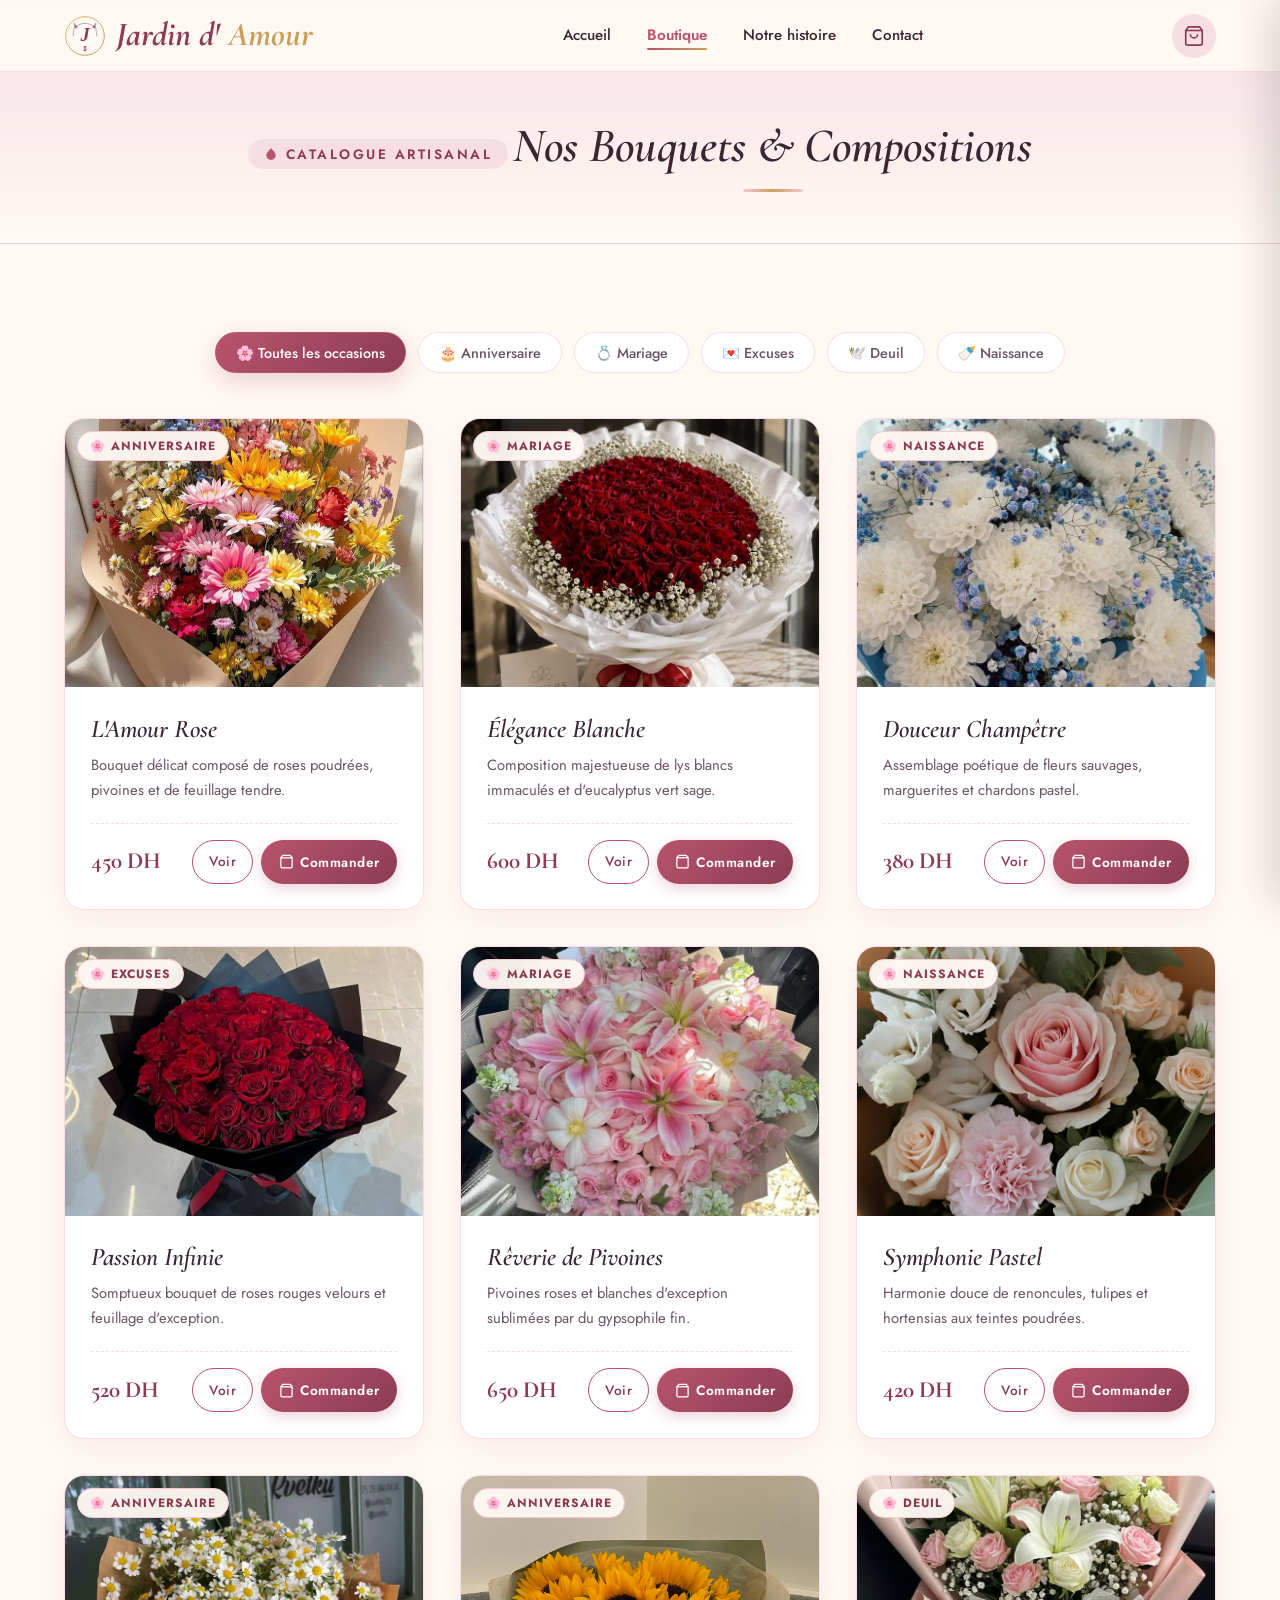
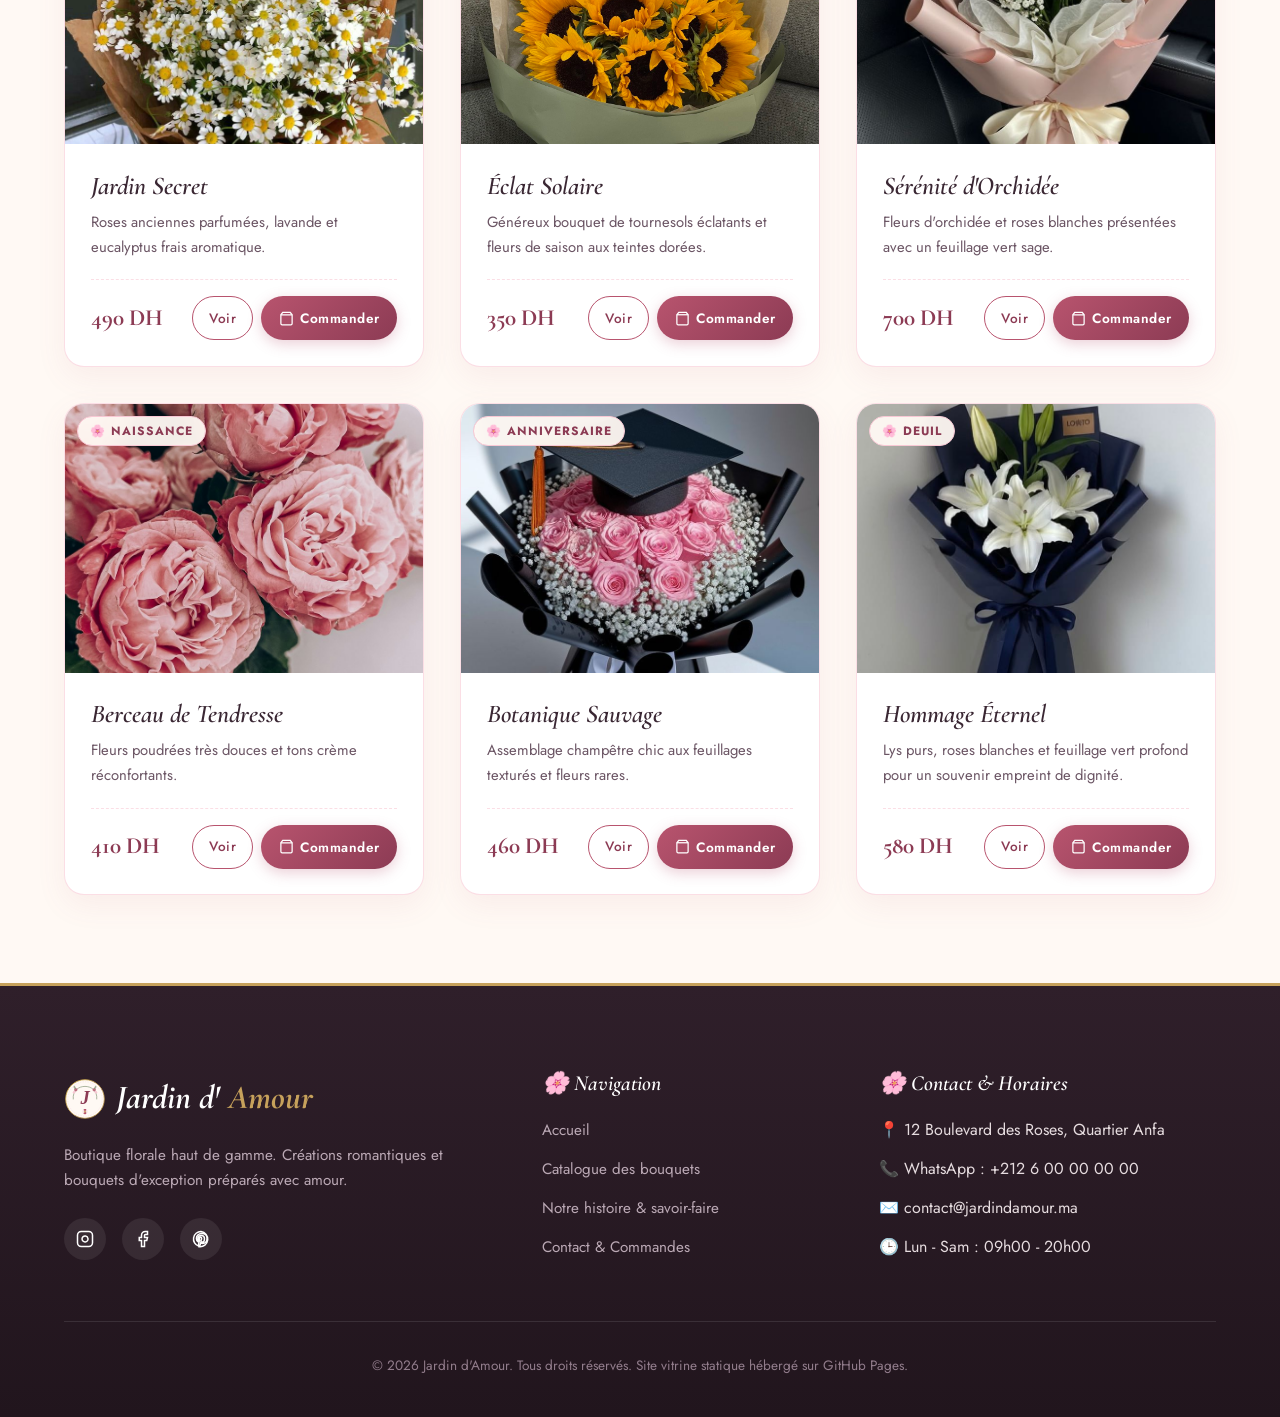
<file: boutique.html>
<!DOCTYPE html>
<html lang="fr">
<head>
  <meta charset="UTF-8" />
  <meta name="viewport" content="width=device-width, initial-scale=1.0" />
  <title>Boutique & Catalogue — Jardin d'Amour</title>
  <meta name="description" content="Découvrez notre catalogue complet de bouquets de fleurs fraîches. Filtrez par occasion : anniversaire, mariage, naissance, excuses, deuil." />
  <link rel="icon" type="image/svg+xml" href="favicon.svg" />
  <link rel="stylesheet" href="style.css" />
</head>
<body>


  <!-- HEADER FIXE -->
  <header class="site-header">
    <div class="container header-container">
      <a href="index.html" class="logo-brand">
        <img src="images/monogram.svg" alt="Monogramme Jardin d'Amour" class="logo-monogram-img" />
        Jardin d'<span class="logo-accent">Amour</span>
      </a>

      <button class="nav-toggle" id="nav-toggle" aria-label="Menu principal" aria-expanded="false">
        <span></span>
        <span></span>
        <span></span>
      </button>

      <nav>
        <ul class="nav-menu" id="nav-menu">
          <li><a href="index.html" class="nav-link">Accueil</a></li>
          <li><a href="boutique.html" class="nav-link active">Boutique</a></li>
          <li><a href="a-propos.html" class="nav-link">Notre histoire</a></li>
          <li><a href="contact.html" class="nav-link">Contact</a></li>
        </ul>
      </nav>

      <div class="header-actions">
        <button type="button" class="cart-icon-btn" id="cart-btn-trigger" aria-label="Ouvrir le panier">
          <svg width="22" height="22" viewBox="0 0 24 24" fill="none" stroke="currentColor" stroke-width="1.8">
            <path d="M6 2L3 6v14a2 2 0 0 0 2 2h14a2 2 0 0 0 2-2V6l-3-4z"></path>
            <line x1="3" y1="6" x2="21" y2="6"></line>
            <path d="M16 10a4 4 0 0 1-8 0"></path>
          </svg>
          <span class="cart-count-badge">0</span>
        </button>
      </div>
    </div>
  </header>

  <!-- BANNER EN-TÊTE PAGE BOUTIQUE -->
  <section class="page-header-banner">
    <div class="container">
      <span class="section-subtitle">
        <svg width="14" height="14" viewBox="0 0 24 24" fill="#B8546E"><path d="M12 2C8 6 4 10 4 14C4 18.4 7.6 22 12 22C16.4 22 20 18.4 20 14C20 10 16 6 12 2Z"/></svg>
        Catalogue Artisanal
      </span>
      <h1 class="section-title">Nos Bouquets & Compositions</h1>
    </div>
  </section>

  <!-- CONTENU DE LA BOUTIQUE -->
  <section class="section-padding">
    <div class="container">
      <!-- BARRE DE FILTRES JS -->
      <div class="filters-bar">
        <button type="button" class="filter-btn active" data-filter="all">🌸 Toutes les occasions</button>
        <button type="button" class="filter-btn" data-filter="anniversaire">🎂 Anniversaire</button>
        <button type="button" class="filter-btn" data-filter="mariage">💍 Mariage</button>
        <button type="button" class="filter-btn" data-filter="excuses">💌 Excuses</button>
        <button type="button" class="filter-btn" data-filter="deuil">🕊️ Deuil</button>
        <button type="button" class="filter-btn" data-filter="naissance">🍼 Naissance</button>
      </div>

      <!-- GRILLE DE PRODUITS (GÉNÉRÉE PAR SCRIPT.JS) -->
      <div class="products-grid" id="products-grid">
        <!-- Rempli dynamiquement -->
      </div>
    </div>
  </section>

  <!-- FOOTER -->
  <footer class="site-footer">
    <div class="container">
      <div class="footer-grid">
        <div class="footer-brand">
          <a href="index.html" class="logo-brand">
            <img src="images/monogram.svg" alt="Monogramme Jardin d'Amour" class="logo-monogram-img" />
            Jardin d'<span class="logo-accent">Amour</span>
          </a>
          <p class="footer-desc">Boutique florale haut de gamme. Créations romantiques et bouquets d'exception préparés avec amour.</p>
          <div class="social-links">
            <a href="#" class="social-link" aria-label="Instagram"><svg width="18" height="18" viewBox="0 0 24 24" fill="none" stroke="currentColor" stroke-width="2"><rect x="2" y="2" width="20" height="20" rx="5" ry="5"></rect><path d="M16 11.37A4 4 0 1 1 12.63 8 4 4 0 0 1 16 11.37z"></path><line x1="17.5" y1="6.5" x2="17.51" y2="6.5"></line></svg></a>
            <a href="#" class="social-link" aria-label="Facebook"><svg width="18" height="18" viewBox="0 0 24 24" fill="none" stroke="currentColor" stroke-width="2"><path d="M18 2h-3a5 5 0 0 0-5 5v3H7v4h3v8h4v-8h3l1-4h-4V7a1 1 0 0 1 1-1h3z"></path></svg></a>
            <a href="#" class="social-link" aria-label="Pinterest"><svg width="18" height="18" viewBox="0 0 24 24" fill="none" stroke="currentColor" stroke-width="2"><path d="M12 2a10 10 0 0 0-3.16 19.49c-.09-.82-.17-2.08.04-2.98.18-.78 1.18-5.02 1.18-5.02s-.3-.6-.3-1.49c0-1.4.81-2.44 1.82-2.44.86 0 1.27.64 1.27 1.42 0 .86-.55 2.15-.83 3.35-.24 1 .5 1.82 1.48 1.82 1.78 0 3.15-1.88 3.15-4.59 0-2.4-1.72-4.08-4.19-4.08-2.85 0-4.53 2.14-4.53 4.35 0 .86.33 1.78.74 2.28.08.1.09.19.07.29-.07.3-.24.98-.27 1.11-.05.2-.16.24-.37.15-1.39-.64-2.26-2.67-2.26-4.3 0-3.5 2.54-6.72 7.34-6.72 3.85 0 6.85 2.75 6.85 6.42 0 3.83-2.41 6.91-5.76 6.91-1.12 0-2.18-.58-2.54-1.27l-.69 2.64c-.25.97-.93 2.18-1.39 2.92A10 10 0 1 0 12 2z"></path></svg></a>
          </div>
        </div>

        <div>
          <h4 class="footer-title">🌸 Navigation</h4>
          <ul class="footer-links">
            <li><a href="index.html">Accueil</a></li>
            <li><a href="boutique.html">Catalogue des bouquets</a></li>
            <li><a href="a-propos.html">Notre histoire & savoir-faire</a></li>
            <li><a href="contact.html">Contact & Commandes</a></li>
          </ul>
        </div>

        <div>
          <h4 class="footer-title">🌸 Contact & Horaires</h4>
          <ul class="footer-links">
            <li>📍 12 Boulevard des Roses, Quartier Anfa</li>
            <li>📞 WhatsApp : +212 6 00 00 00 00</li>
            <li>✉️ contact@jardindamour.ma</li>
            <li>🕒 Lun - Sam : 09h00 - 20h00</li>
          </ul>
        </div>
      </div>

      <div class="footer-bottom">
        <p>&copy; 2026 Jardin d'Amour. Tous droits réservés. Site vitrine statique hébergé sur GitHub Pages.</p>
      </div>
    </div>
  </footer>

  <!-- DRAWER PANIER & OVERLAY -->
  <div class="cart-overlay" id="cart-overlay"></div>
  <aside class="cart-drawer" id="cart-drawer" aria-label="Panier d'achat">
    <div class="cart-drawer-header">
      <h3 class="cart-drawer-title">🌸 Votre Panier</h3>
      <button type="button" class="cart-drawer-close" id="cart-drawer-close" aria-label="Fermer le panier">&times;</button>
    </div>
    <div class="cart-drawer-items" id="cart-drawer-items">
      <!-- Rempli en JS par script.js -->
    </div>
    <div class="cart-drawer-footer">
      <div class="cart-subtotal-row">
        <span>Sous-total :</span>
        <span class="cart-subtotal-price" id="cart-drawer-subtotal">0 DH</span>
      </div>
      <button type="button" class="btn btn-whatsapp btn-large" id="btn-whatsapp-checkout">
        Finaliser la commande sur WhatsApp 💬
      </button>
    </div>
  </aside>

  <script src="script.js"></script>
</body>
</html>
</file>
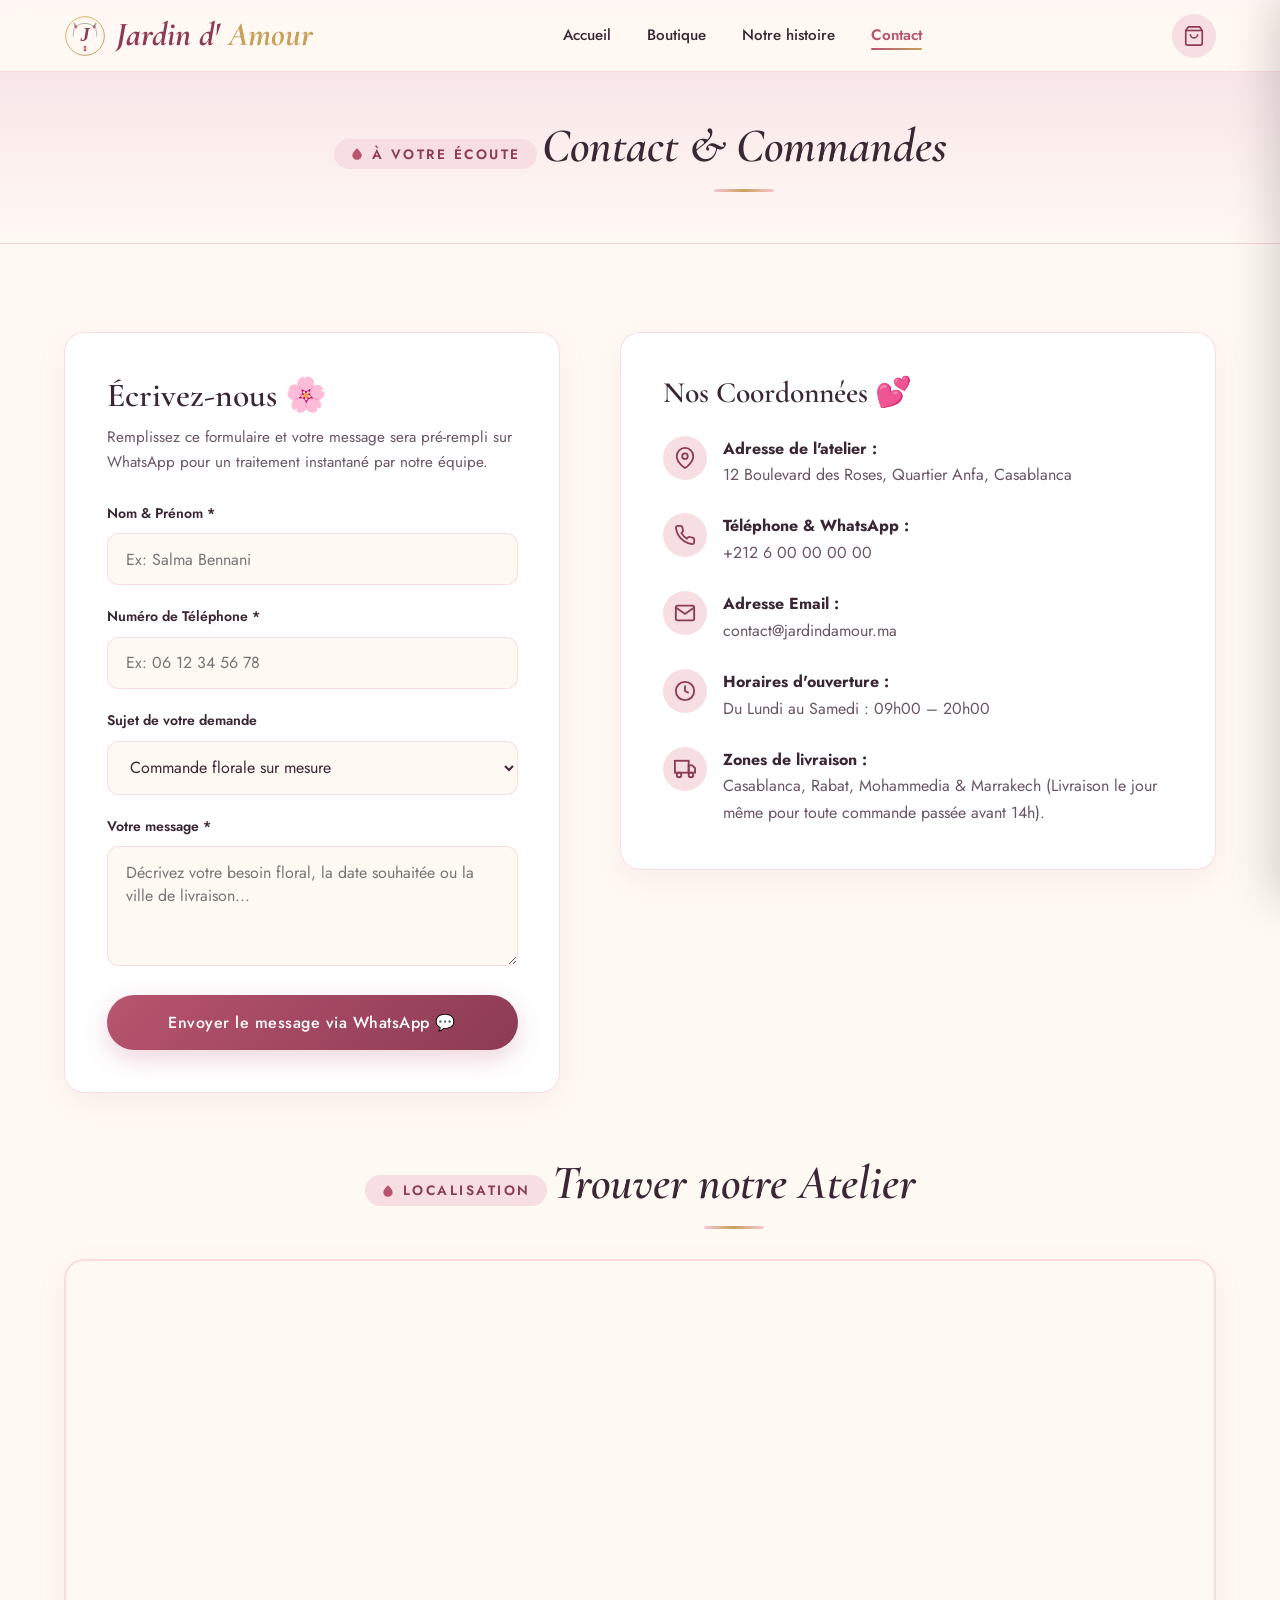
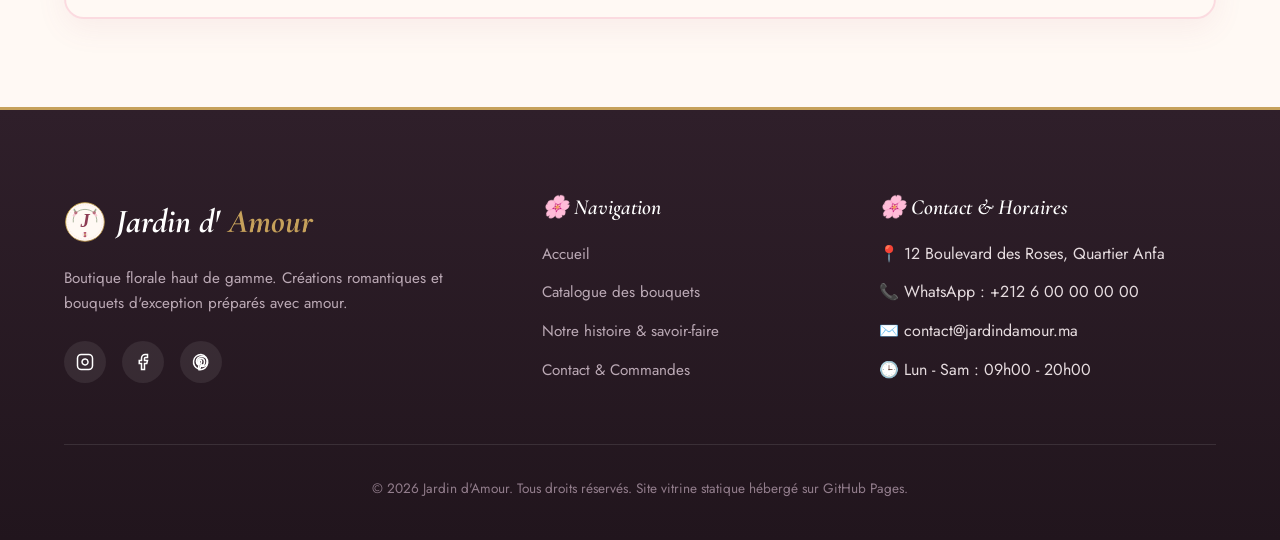
<file: contact.html>
<!DOCTYPE html>
<html lang="fr">
<head>
  <meta charset="UTF-8" />
  <meta name="viewport" content="width=device-width, initial-scale=1.0" />
  <title>Contact & Commandes — Jardin d'Amour</title>
  <meta name="description" content="Contactez l'équipe Jardin d'Amour pour toute commande sur mesure, devis événementiel ou information sur nos livraisons." />
  <link rel="icon" type="image/svg+xml" href="favicon.svg" />
  <link rel="stylesheet" href="style.css" />
</head>
<body>

  <!-- HEADER FIXE -->
  <header class="site-header">
    <div class="container header-container">
      <a href="index.html" class="logo-brand">
        <img src="images/monogram.svg" alt="Monogramme Jardin d'Amour" class="logo-monogram-img" />
        Jardin d'<span class="logo-accent">Amour</span>
      </a>

      <button class="nav-toggle" id="nav-toggle" aria-label="Menu principal" aria-expanded="false">
        <span></span>
        <span></span>
        <span></span>
      </button>

      <nav>
        <ul class="nav-menu" id="nav-menu">
          <li><a href="index.html" class="nav-link">Accueil</a></li>
          <li><a href="boutique.html" class="nav-link">Boutique</a></li>
          <li><a href="a-propos.html" class="nav-link">Notre histoire</a></li>
          <li><a href="contact.html" class="nav-link active">Contact</a></li>
        </ul>
      </nav>

      <div class="header-actions">
        <button type="button" class="cart-icon-btn" id="cart-btn-trigger" aria-label="Ouvrir le panier">
          <svg width="22" height="22" viewBox="0 0 24 24" fill="none" stroke="currentColor" stroke-width="1.8">
            <path d="M6 2L3 6v14a2 2 0 0 0 2 2h14a2 2 0 0 0 2-2V6l-3-4z"></path>
            <line x1="3" y1="6" x2="21" y2="6"></line>
            <path d="M16 10a4 4 0 0 1-8 0"></path>
          </svg>
          <span class="cart-count-badge">0</span>
        </button>
      </div>
    </div>
  </header>

  <!-- BANNER EN-TÊTE PAGE CONTACT -->
  <section class="page-header-banner">
    <div class="container">
      <span class="section-subtitle">
        <svg width="14" height="14" viewBox="0 0 24 24" fill="#B8546E"><path d="M12 2C8 6 4 10 4 14C4 18.4 7.6 22 12 22C16.4 22 20 18.4 20 14C20 10 16 6 12 2Z"/></svg>
        À votre écoute
      </span>
      <h1 class="section-title">Contact & Commandes</h1>
    </div>
  </section>

  <!-- CONTENU DE LA PAGE CONTACT -->
  <section class="section-padding">
    <div class="container">
      <div class="contact-layout">
        <!-- FORMULAIRE -->
        <div class="contact-form-box">
          <h2 class="font-serif" style="font-size: 2.1rem; margin-bottom: 8px;">Écrivez-nous 🌸</h2>
          <p style="color: var(--clr-plum-muted); margin-bottom: 26px; font-size: 0.95rem;">
            Remplissez ce formulaire et votre message sera pré-rempli sur WhatsApp pour un traitement instantané par notre équipe.
          </p>

          <form id="contact-form">
            <div class="form-group">
              <label for="contact-name" class="form-label">Nom & Prénom *</label>
              <input type="text" id="contact-name" class="form-control" placeholder="Ex: Salma Bennani" required />
            </div>

            <div class="form-group">
              <label for="contact-phone" class="form-label">Numéro de Téléphone *</label>
              <input type="tel" id="contact-phone" class="form-control" placeholder="Ex: 06 12 34 56 78" required />
            </div>

            <div class="form-group">
              <label for="contact-subject" class="form-label">Sujet de votre demande</label>
              <select id="contact-subject" class="form-control">
                <option value="Commande sur mesure">Commande florale sur mesure</option>
                <option value="Mariage / Événement">Mariage / Événement privé</option>
                <option value="Suivi de livraison">Question sur une livraison</option>
                <option value="Autre demande">Autre demande</option>
              </select>
            </div>

            <div class="form-group">
              <label for="contact-message" class="form-label">Votre message *</label>
              <textarea id="contact-message" class="form-control" placeholder="Décrivez votre besoin floral, la date souhaitée ou la ville de livraison..." required></textarea>
            </div>

            <button type="submit" class="btn btn-primary btn-large">
              Envoyer le message via WhatsApp 💬
            </button>
          </form>
        </div>

        <!-- INFOS PRATIQUES -->
        <div style="display: flex; flex-direction: column; gap: 30px;">
          <div class="contact-info-card">
            <h3 class="font-serif" style="font-size: 1.85rem;">Nos Coordonnées 💕</h3>

            <div class="info-item">
              <div class="info-icon">
                <svg width="22" height="22" viewBox="0 0 24 24" fill="none" stroke="currentColor" stroke-width="2"><path d="M21 10c0 7-9 13-9 13s-9-6-9-13a9 9 0 0 1 18 0z"></path><circle cx="12" cy="10" r="3"></circle></svg>
              </div>
              <div>
                <strong>Adresse de l'atelier :</strong>
                <p style="color: var(--clr-plum-muted);">12 Boulevard des Roses, Quartier Anfa, Casablanca</p>
              </div>
            </div>

            <div class="info-item">
              <div class="info-icon">
                <svg width="22" height="22" viewBox="0 0 24 24" fill="none" stroke="currentColor" stroke-width="2"><path d="M22 16.92v3a2 2 0 0 1-2.18 2 19.79 19.79 0 0 1-8.63-3.07 19.5 19.5 0 0 1-6-6 19.79 19.79 0 0 1-3.07-8.67A2 2 0 0 1 4.11 2h3a2 2 0 0 1 2 1.72 12.84 12.84 0 0 0 .7 2.81 2 2 0 0 1-.45 2.11L8.09 9.91a16 16 0 0 0 6 6l1.27-1.27a2 2 0 0 1 2.11-.45 12.84 12.84 0 0 0 2.81.7A2 2 0 0 1 22 16.92z"></path></svg>
              </div>
              <div>
                <strong>Téléphone & WhatsApp :</strong>
                <p style="color: var(--clr-plum-muted);">+212 6 00 00 00 00</p>
              </div>
            </div>

            <div class="info-item">
              <div class="info-icon">
                <svg width="22" height="22" viewBox="0 0 24 24" fill="none" stroke="currentColor" stroke-width="2"><path d="M4 4h16c1.1 0 2 .9 2 2v12c0 1.1-.9 2-2 2H4c-1.1 0-2-.9-2-2V6c0-1.1.9-2 2-2z"></path><polyline points="22,6 12,13 2,6"></polyline></svg>
              </div>
              <div>
                <strong>Adresse Email :</strong>
                <p style="color: var(--clr-plum-muted);">contact@jardindamour.ma</p>
              </div>
            </div>

            <div class="info-item">
              <div class="info-icon">
                <svg width="22" height="22" viewBox="0 0 24 24" fill="none" stroke="currentColor" stroke-width="2"><circle cx="12" cy="12" r="10"></circle><polyline points="12 6 12 12 16 14"></polyline></svg>
              </div>
              <div>
                <strong>Horaires d'ouverture :</strong>
                <p style="color: var(--clr-plum-muted);">Du Lundi au Samedi : 09h00 – 20h00</p>
              </div>
            </div>

            <div class="info-item">
              <div class="info-icon">
                <svg width="22" height="22" viewBox="0 0 24 24" fill="none" stroke="currentColor" stroke-width="2"><rect x="1" y="3" width="15" height="13"></rect><polygon points="16 8 20 8 23 11 23 16 16 16 16 8"></polygon><circle cx="5.5" cy="18.5" r="2.5"></circle><circle cx="18.5" cy="18.5" r="2.5"></circle></svg>
              </div>
              <div>
                <strong>Zones de livraison :</strong>
                <p style="color: var(--clr-plum-muted);">Casablanca, Rabat, Mohammedia & Marrakech (Livraison le jour même pour toute commande passée avant 14h).</p>
              </div>
            </div>
          </div>
        </div>
      </div>

      <!-- CARTE GOOGLE MAPS -->
      <div style="margin-top: 60px;">
        <div class="section-title-wrap" style="margin-bottom: 30px;">
          <span class="section-subtitle">
            <svg width="14" height="14" viewBox="0 0 24 24" fill="#B8546E"><path d="M12 2C8 6 4 10 4 14C4 18.4 7.6 22 12 22C16.4 22 20 18.4 20 14C20 10 16 6 12 2Z"/></svg>
            Localisation
          </span>
          <h2 class="section-title">Trouver notre Atelier</h2>
        </div>
        <div class="map-embed-box">
          <iframe 
            src="https://www.google.com/maps/embed?pb=!1m18!1m12!1m3!1d3323.856983793616!2d-7.632486684797171!3d33.58315898073619!2m3!1f0!2f0!3f0!3m2!1i1024!2i768!4f13.1!3m3!1m2!1s0xda7d2a1d293847f%3A0x868453448f219b16!2sAnfa%2C%20Casablanca!5e0!3m2!1sfr!2sma!4v1690000000000!5m2!1sfr!2sma" 
            allowfullscreen="" 
            loading="lazy" 
            title="Localisation Jardin d'Amour">
          </iframe>
        </div>
      </div>

    </div>
  </section>

  <!-- FOOTER -->
  <footer class="site-footer">
    <div class="container">
      <div class="footer-grid">
        <div class="footer-brand">
          <a href="index.html" class="logo-brand">
            <img src="images/monogram.svg" alt="Monogramme Jardin d'Amour" class="logo-monogram-img" />
            Jardin d'<span class="logo-accent">Amour</span>
          </a>
          <p class="footer-desc">Boutique florale haut de gamme. Créations romantiques et bouquets d'exception préparés avec amour.</p>
          <div class="social-links">
            <a href="#" class="social-link" aria-label="Instagram"><svg width="18" height="18" viewBox="0 0 24 24" fill="none" stroke="currentColor" stroke-width="2"><rect x="2" y="2" width="20" height="20" rx="5" ry="5"></rect><path d="M16 11.37A4 4 0 1 1 12.63 8 4 4 0 0 1 16 11.37z"></path><line x1="17.5" y1="6.5" x2="17.51" y2="6.5"></line></svg></a>
            <a href="#" class="social-link" aria-label="Facebook"><svg width="18" height="18" viewBox="0 0 24 24" fill="none" stroke="currentColor" stroke-width="2"><path d="M18 2h-3a5 5 0 0 0-5 5v3H7v4h3v8h4v-8h3l1-4h-4V7a1 1 0 0 1 1-1h3z"></path></svg></a>
            <a href="#" class="social-link" aria-label="Pinterest"><svg width="18" height="18" viewBox="0 0 24 24" fill="none" stroke="currentColor" stroke-width="2"><path d="M12 2a10 10 0 0 0-3.16 19.49c-.09-.82-.17-2.08.04-2.98.18-.78 1.18-5.02 1.18-5.02s-.3-.6-.3-1.49c0-1.4.81-2.44 1.82-2.44.86 0 1.27.64 1.27 1.42 0 .86-.55 2.15-.83 3.35-.24 1 .5 1.82 1.48 1.82 1.78 0 3.15-1.88 3.15-4.59 0-2.4-1.72-4.08-4.19-4.08-2.85 0-4.53 2.14-4.53 4.35 0 .86.33 1.78.74 2.28.08.1.09.19.07.29-.07.3-.24.98-.27 1.11-.05.2-.16.24-.37.15-1.39-.64-2.26-2.67-2.26-4.3 0-3.5 2.54-6.72 7.34-6.72 3.85 0 6.85 2.75 6.85 6.42 0 3.83-2.41 6.91-5.76 6.91-1.12 0-2.18-.58-2.54-1.27l-.69 2.64c-.25.97-.93 2.18-1.39 2.92A10 10 0 1 0 12 2z"></path></svg></a>
          </div>
        </div>

        <div>
          <h4 class="footer-title">🌸 Navigation</h4>
          <ul class="footer-links">
            <li><a href="index.html">Accueil</a></li>
            <li><a href="boutique.html">Catalogue des bouquets</a></li>
            <li><a href="a-propos.html">Notre histoire & savoir-faire</a></li>
            <li><a href="contact.html">Contact & Commandes</a></li>
          </ul>
        </div>

        <div>
          <h4 class="footer-title">🌸 Contact & Horaires</h4>
          <ul class="footer-links">
            <li>📍 12 Boulevard des Roses, Quartier Anfa</li>
            <li>📞 WhatsApp : +212 6 00 00 00 00</li>
            <li>✉️ contact@jardindamour.ma</li>
            <li>🕒 Lun - Sam : 09h00 - 20h00</li>
          </ul>
        </div>
      </div>

      <div class="footer-bottom">
        <p>&copy; 2026 Jardin d'Amour. Tous droits réservés. Site vitrine statique hébergé sur GitHub Pages.</p>
      </div>
    </div>
  </footer>

  <!-- DRAWER PANIER & OVERLAY -->
  <div class="cart-overlay" id="cart-overlay"></div>
  <aside class="cart-drawer" id="cart-drawer" aria-label="Panier d'achat">
    <div class="cart-drawer-header">
      <h3 class="cart-drawer-title">🌸 Votre Panier</h3>
      <button type="button" class="cart-drawer-close" id="cart-drawer-close" aria-label="Fermer le panier">&times;</button>
    </div>
    <div class="cart-drawer-items" id="cart-drawer-items">
      <!-- Rempli en JS par script.js -->
    </div>
    <div class="cart-drawer-footer">
      <div class="cart-subtotal-row">
        <span>Sous-total :</span>
        <span class="cart-subtotal-price" id="cart-drawer-subtotal">0 DH</span>
      </div>
      <button type="button" class="btn btn-whatsapp btn-large" id="btn-whatsapp-checkout">
        Finaliser la commande sur WhatsApp 💬
      </button>
    </div>
  </aside>

  <script src="script.js"></script>
</body>
</html>
</file>
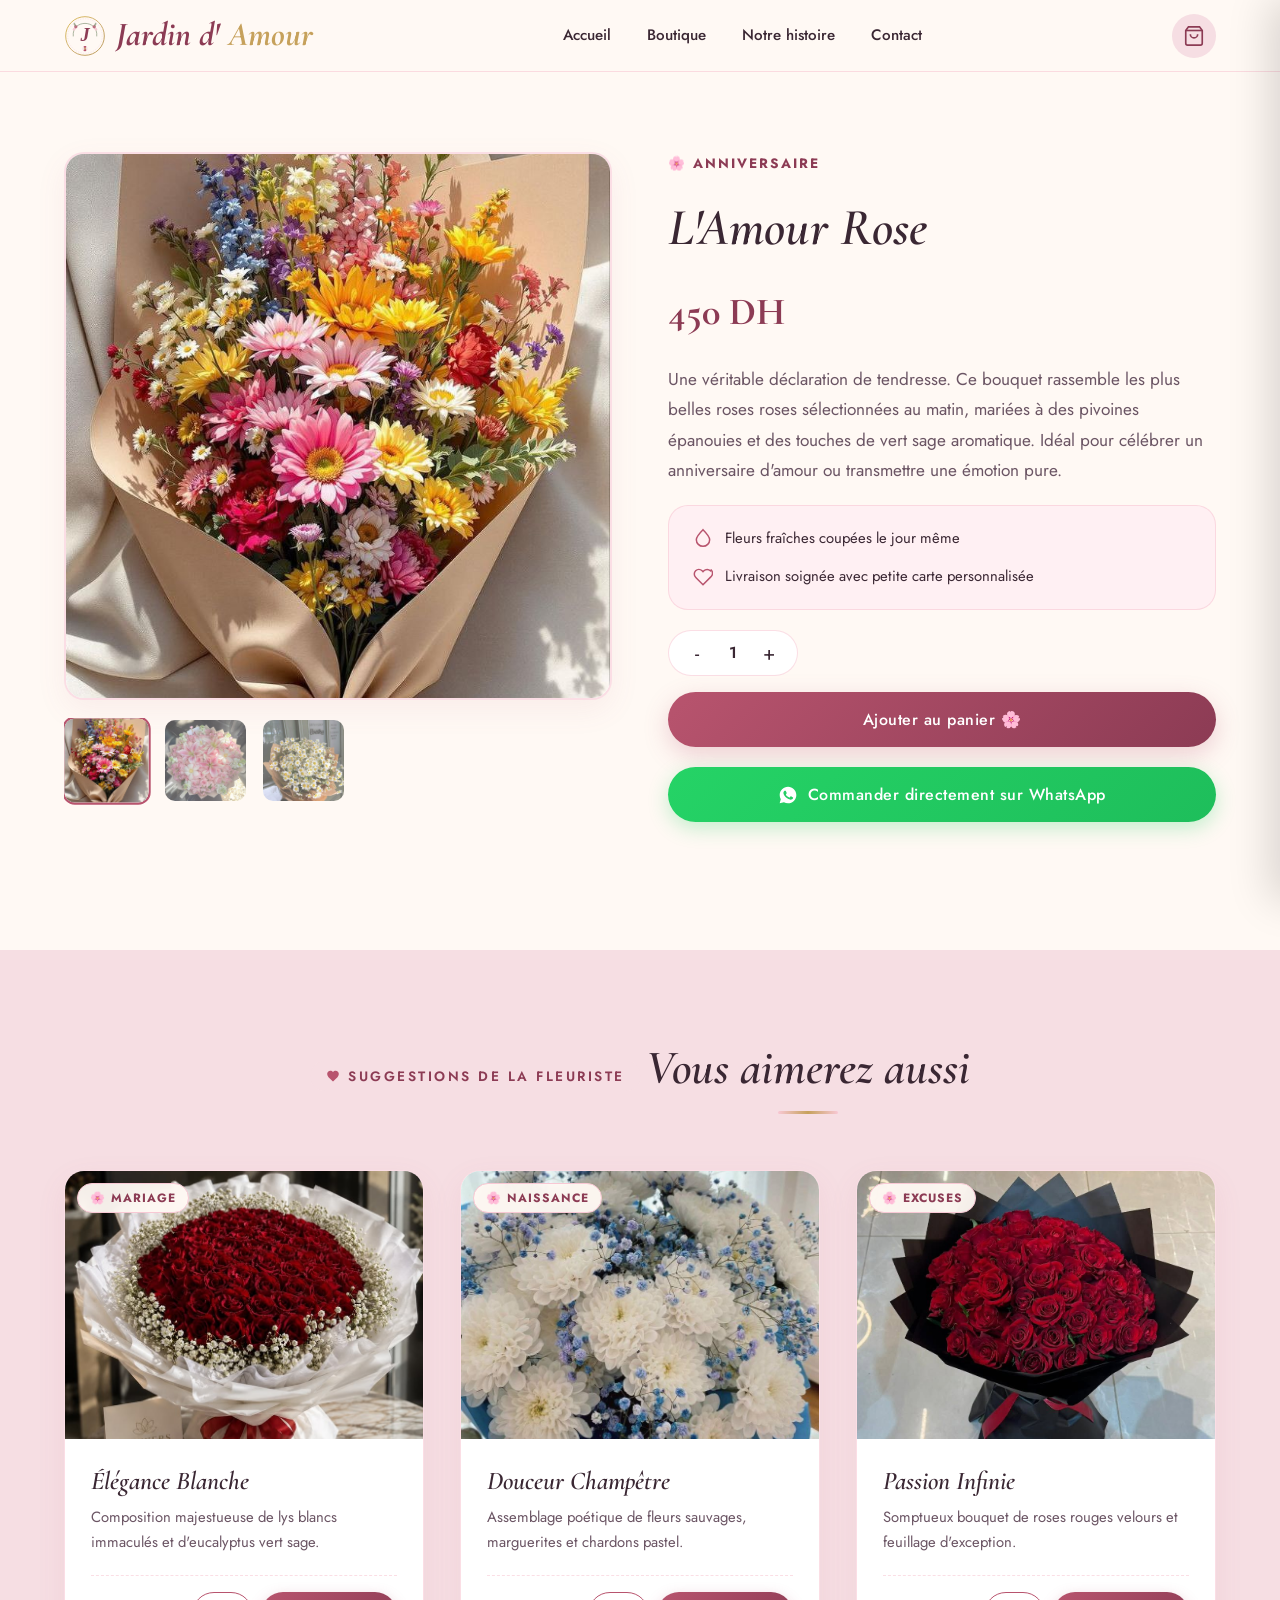
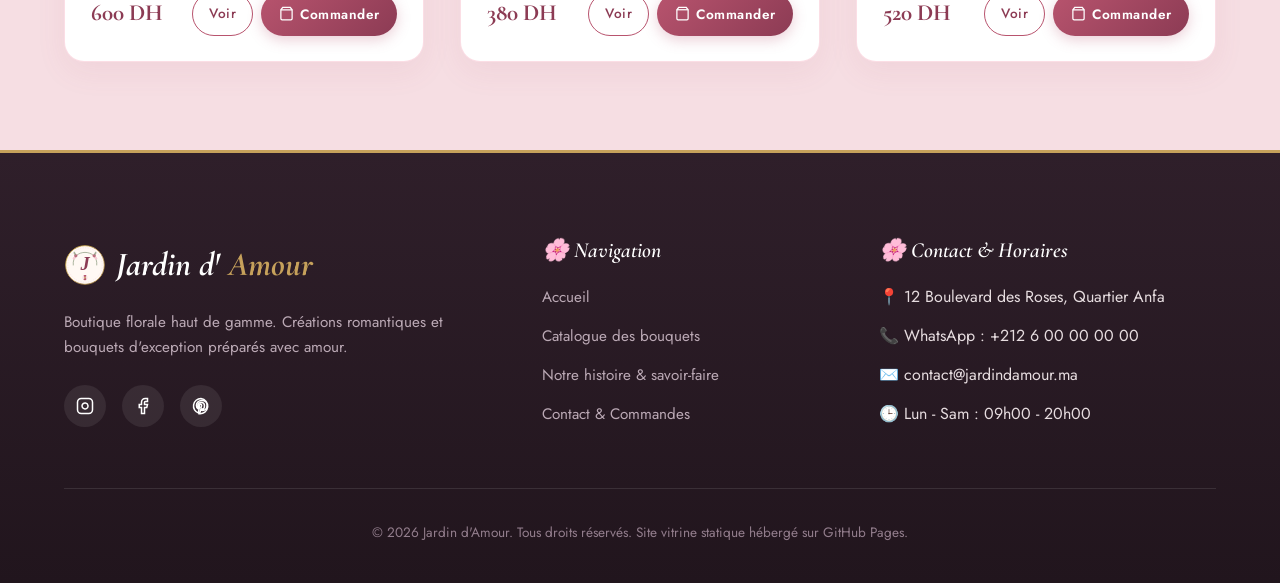
<file: produit.html>
<!DOCTYPE html>
<html lang="fr">
<head>
  <meta charset="UTF-8" />
  <meta name="viewport" content="width=device-width, initial-scale=1.0" />
  <title>Détail du Bouquet — Jardin d'Amour</title>
  <meta name="description" content="Découvrez les détails de notre bouquet artisanal et passez commande en quelques clics ou directement via WhatsApp." />
  <link rel="icon" type="image/svg+xml" href="favicon.svg" />
  <link rel="stylesheet" href="style.css" />
</head>
<body>

  <!-- HEADER FIXE -->
  <header class="site-header">
    <div class="container header-container">
      <a href="index.html" class="logo-brand">
        <img src="images/monogram.svg" alt="Monogramme Jardin d'Amour" class="logo-monogram-img" />
        Jardin d'<span class="logo-accent">Amour</span>
      </a>

      <button class="nav-toggle" id="nav-toggle" aria-label="Menu principal" aria-expanded="false">
        <span></span>
        <span></span>
        <span></span>
      </button>

      <nav>
        <ul class="nav-menu" id="nav-menu">
          <li><a href="index.html" class="nav-link">Accueil</a></li>
          <li><a href="boutique.html" class="nav-link">Boutique</a></li>
          <li><a href="a-propos.html" class="nav-link">Notre histoire</a></li>
          <li><a href="contact.html" class="nav-link">Contact</a></li>
        </ul>
      </nav>

      <div class="header-actions">
        <button type="button" class="cart-icon-btn" id="cart-btn-trigger" aria-label="Ouvrir le panier">
          <svg width="22" height="22" viewBox="0 0 24 24" fill="none" stroke="currentColor" stroke-width="1.8">
            <path d="M6 2L3 6v14a2 2 0 0 0 2 2h14a2 2 0 0 0 2-2V6l-3-4z"></path>
            <line x1="3" y1="6" x2="21" y2="6"></line>
            <path d="M16 10a4 4 0 0 1-8 0"></path>
          </svg>
          <span class="cart-count-badge">0</span>
        </button>
      </div>
    </div>
  </header>

  <!-- CONTENEUR PRINCIPAL DU PRODUIT -->
  <main class="section-padding" style="padding-top: calc(var(--header-height) + 40px);">
    <div class="container" id="product-detail-container">
      <!-- Généré dynamiquement en JS selon ?id= -->
    </div>
  </main>

  <!-- SECTION VOUS AIMEREZ AUSSI -->
  <section class="section-padding" style="background-color: var(--clr-rose-powder);">
    <div class="container">
      <div class="section-title-wrap">
        <span class="section-subtitle">
          <svg width="14" height="14" viewBox="0 0 24 24" fill="currentColor"><path d="M12 21.35l-1.45-1.32C5.4 15.36 2 12.28 2 8.5 2 5.42 4.42 3 7.5 3c1.74 0 3.41.81 4.5 2.09C13.09 3.81 14.76 3 16.5 3 19.58 3 22 5.42 22 8.5c0 3.78-3.4 6.86-8.55 11.54L12 21.35z"/></svg>
          Suggestions de la fleuriste
        </span>
        <h2 class="section-title">Vous aimerez aussi</h2>
      </div>

      <div class="products-grid" id="related-products-grid">
        <!-- Rempli en JS -->
      </div>
    </div>
  </section>

  <!-- FOOTER -->
  <footer class="site-footer">
    <div class="container">
      <div class="footer-grid">
        <div class="footer-brand">
          <a href="index.html" class="logo-brand">
            <img src="images/monogram.svg" alt="Monogramme Jardin d'Amour" class="logo-monogram-img" />
            Jardin d'<span class="logo-accent">Amour</span>
          </a>
          <p class="footer-desc">Boutique florale haut de gamme. Créations romantiques et bouquets d'exception préparés avec amour.</p>
          <div class="social-links">
            <a href="#" class="social-link" aria-label="Instagram"><svg width="18" height="18" viewBox="0 0 24 24" fill="none" stroke="currentColor" stroke-width="2"><rect x="2" y="2" width="20" height="20" rx="5" ry="5"></rect><path d="M16 11.37A4 4 0 1 1 12.63 8 4 4 0 0 1 16 11.37z"></path><line x1="17.5" y1="6.5" x2="17.51" y2="6.5"></line></svg></a>
            <a href="#" class="social-link" aria-label="Facebook"><svg width="18" height="18" viewBox="0 0 24 24" fill="none" stroke="currentColor" stroke-width="2"><path d="M18 2h-3a5 5 0 0 0-5 5v3H7v4h3v8h4v-8h3l1-4h-4V7a1 1 0 0 1 1-1h3z"></path></svg></a>
            <a href="#" class="social-link" aria-label="Pinterest"><svg width="18" height="18" viewBox="0 0 24 24" fill="none" stroke="currentColor" stroke-width="2"><path d="M12 2a10 10 0 0 0-3.16 19.49c-.09-.82-.17-2.08.04-2.98.18-.78 1.18-5.02 1.18-5.02s-.3-.6-.3-1.49c0-1.4.81-2.44 1.82-2.44.86 0 1.27.64 1.27 1.42 0 .86-.55 2.15-.83 3.35-.24 1 .5 1.82 1.48 1.82 1.78 0 3.15-1.88 3.15-4.59 0-2.4-1.72-4.08-4.19-4.08-2.85 0-4.53 2.14-4.53 4.35 0 .86.33 1.78.74 2.28.08.1.09.19.07.29-.07.3-.24.98-.27 1.11-.05.2-.16.24-.37.15-1.39-.64-2.26-2.67-2.26-4.3 0-3.5 2.54-6.72 7.34-6.72 3.85 0 6.85 2.75 6.85 6.42 0 3.83-2.41 6.91-5.76 6.91-1.12 0-2.18-.58-2.54-1.27l-.69 2.64c-.25.97-.93 2.18-1.39 2.92A10 10 0 1 0 12 2z"></path></svg></a>
          </div>
        </div>

        <div>
          <h4 class="footer-title">🌸 Navigation</h4>
          <ul class="footer-links">
            <li><a href="index.html">Accueil</a></li>
            <li><a href="boutique.html">Catalogue des bouquets</a></li>
            <li><a href="a-propos.html">Notre histoire & savoir-faire</a></li>
            <li><a href="contact.html">Contact & Commandes</a></li>
          </ul>
        </div>

        <div>
          <h4 class="footer-title">🌸 Contact & Horaires</h4>
          <ul class="footer-links">
            <li>📍 12 Boulevard des Roses, Quartier Anfa</li>
            <li>📞 WhatsApp : +212 6 00 00 00 00</li>
            <li>✉️ contact@jardindamour.ma</li>
            <li>🕒 Lun - Sam : 09h00 - 20h00</li>
          </ul>
        </div>
      </div>

      <div class="footer-bottom">
        <p>&copy; 2026 Jardin d'Amour. Tous droits réservés. Site vitrine statique hébergé sur GitHub Pages.</p>
      </div>
    </div>
  </footer>

  <!-- DRAWER PANIER & OVERLAY -->
  <div class="cart-overlay" id="cart-overlay"></div>
  <aside class="cart-drawer" id="cart-drawer" aria-label="Panier d'achat">
    <div class="cart-drawer-header">
      <h3 class="cart-drawer-title">🌸 Votre Panier</h3>
      <button type="button" class="cart-drawer-close" id="cart-drawer-close" aria-label="Fermer le panier">&times;</button>
    </div>
    <div class="cart-drawer-items" id="cart-drawer-items">
      <!-- Rempli en JS par script.js -->
    </div>
    <div class="cart-drawer-footer">
      <div class="cart-subtotal-row">
        <span>Sous-total :</span>
        <span class="cart-subtotal-price" id="cart-drawer-subtotal">0 DH</span>
      </div>
      <button type="button" class="btn btn-whatsapp btn-large" id="btn-whatsapp-checkout">
        Finaliser la commande sur WhatsApp 💬
      </button>
    </div>
  </aside>

  <script src="script.js"></script>
</body>
</html>
</file>
<file: style.css>
/* ====================================================
   JARDIN D'AMOUR - FEUILLE DE STYLE PRINCIPALE (100% RESPONSIVE)
   ==================================================== */

@import url('https://fonts.googleapis.com/css2?family=Cormorant+Garamond:ital,wght@0,400;0,600;0,700;1,400;1,600;1,700&family=Jost:ital,wght@0,300;0,400;0,500;0,600;1,400&display=swap');

:root {
  /* Palette Principale & Touches Pastel Soft */
  --clr-rose-powder: #F6DEE3;
  --clr-rose-candy: #F8C8D4;
  --clr-rose-soft-bg: #FFF0F3;
  --clr-rose-deep: #B8546E;
  --clr-rose-dark: #8C3B54;
  
  --clr-lavender-pale: #E8E0F0;
  --clr-peach-soft: #FFF0E6;
  
  --clr-cream: #FFF9F4;
  --clr-cream-card: #FFFFFF;
  --clr-sage: #7C8F6F;
  --clr-sage-light: #EBF0E8;
  --clr-gold: #C6A15B;
  --clr-gold-light: #F4EAD6;
  
  --clr-plum-text: #3A2733;
  --clr-plum-muted: #6B5564;
  --clr-border: rgba(198, 161, 91, 0.28);
  --clr-border-pink: rgba(248, 200, 212, 0.6);
  
  /* Typographie */
  --font-title: 'Cormorant Garamond', Georgia, serif;
  --font-body: 'Jost', -apple-system, BlinkMacSystemFont, sans-serif;

  /* Tailles fluides avec clamp() & Unités relatives */
  --header-height: clamp(65px, 8vh, 85px);
  --container-max: 1200px;
  --section-padding: clamp(3rem, 7vw, 5.5rem);
  
  /* Typographie fluide */
  --font-hero-title: clamp(2.1rem, 5.5vw + 0.8rem, 4.25rem);
  --font-section-title: clamp(1.8rem, 4vw + 0.6rem, 3rem);
  --font-product-title: clamp(1.85rem, 4.2vw + 0.6rem, 3.25rem);
  
  --transition-smooth: all 0.35s cubic-bezier(0.25, 0.8, 0.25, 1);
  --shadow-soft: 0 10px 30px rgba(184, 84, 110, 0.08);
  --shadow-hover: 0 16px 36px rgba(140, 59, 84, 0.18);
  --shadow-rose-glow: 0 8px 24px rgba(184, 84, 110, 0.25);
  
  --radius-sm: 12px;
  --radius-md: 20px;
  --radius-lg: 30px;
  --radius-pill: 50px;
}

/* ----------------------------------------------------
   RESET & ZÉRO SCROLL HORIZONTAL
---------------------------------------------------- */

*, *::before, *::after {
  box-sizing: border-box;
  margin: 0;
  padding: 0;
}

html {
  scroll-behavior: smooth;
  font-size: 16px;
  width: 100%;
  max-width: 100vw;
  overflow-x: hidden;
}

body {
  font-family: var(--font-body);
  background-color: var(--clr-cream);
  color: var(--clr-plum-text);
  line-height: 1.68;
  font-weight: 400;
  -webkit-font-smoothing: antialiased;
  width: 100%;
  max-width: 100vw;
  overflow-x: hidden;
}

img {
  max-width: 100%;
  height: auto;
  display: block;
}

a {
  color: inherit;
  text-decoration: none;
  transition: var(--transition-smooth);
}

button, input, select, textarea {
  font-family: inherit;
  font-size: inherit;
  color: inherit;
}

button {
  cursor: pointer;
  border: none;
  background: none;
}

/* Accessibilité tactile & focus */
:focus-visible {
  outline: 2px solid var(--clr-rose-deep);
  outline-offset: 3px;
}

/* Container fluide */
.container {
  width: 90%;
  max-width: var(--container-max);
  margin: 0 auto;
}

.section-padding {
  padding: var(--section-padding) 0;
  position: relative;
}

/* ----------------------------------------------------
   TYPOGRAPHIE & TITRES FLUIDES
---------------------------------------------------- */

h1, h2, h3, h4, .font-serif {
  font-family: var(--font-title);
  font-weight: 600;
  color: var(--clr-plum-text);
  line-height: 1.25;
}

.section-title-wrap {
  text-align: center;
  max-width: 680px;
  margin: 0 auto clamp(2rem, 5vw, 3.5rem) auto;
  position: relative;
}

.section-subtitle {
  font-family: var(--font-body);
  text-transform: uppercase;
  letter-spacing: 2.5px;
  font-size: clamp(0.75rem, 1.5vw, 0.85rem);
  color: var(--clr-rose-dark);
  font-weight: 600;
  display: inline-flex;
  align-items: center;
  gap: 0.5rem;
  margin-bottom: 0.6rem;
  background-color: var(--clr-rose-powder);
  padding: 0.25rem 1rem;
  border-radius: var(--radius-pill);
}

.section-subtitle svg {
  color: var(--clr-rose-deep);
  flex-shrink: 0;
}

.section-title {
  font-size: var(--font-section-title);
  font-style: italic;
  position: relative;
  display: inline-block;
  color: var(--clr-plum-text);
}

.section-title::after {
  content: '';
  display: block;
  width: 60px;
  height: 3px;
  background: linear-gradient(90deg, var(--clr-rose-candy), var(--clr-gold), var(--clr-rose-candy));
  border-radius: 4px;
  margin: 0.8rem auto 0 auto;
}

/* Accents Floraux en Coin */
.corner-flower-accent {
  position: absolute;
  width: clamp(60px, 10vw, 90px);
  height: clamp(60px, 10vw, 90px);
  opacity: 0.15;
  pointer-events: none;
  z-index: 1;
}

.corner-flower-top-left {
  top: 10px;
  left: 10px;
}

/* Séparateurs de Section en Vague */
.section-divider-wave {
  width: 100%;
  overflow: hidden;
  line-height: 0;
  background-color: transparent;
  margin-top: -1px;
}

.section-divider-wave svg {
  position: relative;
  display: block;
  width: calc(100% + 1.3px);
  height: clamp(25px, 4vw, 45px);
}

/* ----------------------------------------------------
   BOUTONS RESPONSIVES & ERGONOMIE TACTILE
---------------------------------------------------- */

.btn {
  display: inline-flex;
  align-items: center;
  justify-content: center;
  gap: 0.6rem;
  padding: clamp(0.75rem, 2vw, 1rem) clamp(1.5rem, 4vw, 2.2rem);
  border-radius: var(--radius-pill);
  font-size: clamp(0.875rem, 1.5vw, 0.95rem);
  font-weight: 500;
  letter-spacing: 0.5px;
  transition: var(--transition-smooth);
  min-height: 44px;
}

.btn-primary {
  background: linear-gradient(135deg, var(--clr-rose-deep) 0%, var(--clr-rose-dark) 100%);
  color: #FFFFFF;
  box-shadow: var(--shadow-rose-glow);
}

.btn-primary:hover {
  transform: translateY(-3px) scale(1.02);
  box-shadow: 0 12px 28px rgba(184, 84, 110, 0.38);
}

.btn-outline {
  border: 2px solid var(--clr-rose-deep);
  color: var(--clr-rose-dark);
  background: var(--clr-cream-card);
  box-shadow: 0 4px 14px rgba(184, 84, 110, 0.08);
}

.btn-outline:hover {
  background-color: var(--clr-rose-powder);
  color: var(--clr-rose-dark);
  border-color: var(--clr-rose-dark);
  transform: translateY(-3px);
  box-shadow: var(--shadow-rose-glow);
}

.btn-whatsapp {
  background: linear-gradient(135deg, #25D366 0%, #1EBE5B 100%);
  color: #FFFFFF;
  box-shadow: 0 6px 20px rgba(37, 211, 102, 0.28);
}

.btn-whatsapp:hover {
  transform: translateY(-3px) scale(1.02);
  box-shadow: 0 10px 28px rgba(37, 211, 102, 0.4);
}

.btn-large {
  padding: 1rem 2rem;
  font-size: 1rem;
  width: 100%;
}

/* Boutons des cartes produits (Voir & Commander) */
.btn-outline-sm {
  padding: 0 1rem;
  height: 38px;
  font-size: 0.85rem;
  font-weight: 500;
  border: 1.5px solid var(--clr-rose-deep);
  border-radius: var(--radius-pill);
  color: var(--clr-rose-dark);
  background-color: #FFFFFF;
  display: inline-flex;
  align-items: center;
  justify-content: center;
  white-space: nowrap;
  transition: var(--transition-smooth);
}

.btn-outline-sm:hover {
  background-color: var(--clr-rose-powder);
  color: var(--clr-rose-dark);
  transform: translateY(-2px);
  box-shadow: 0 4px 12px rgba(184, 84, 110, 0.18);
}

.btn-order-card {
  padding: 0 1.1rem;
  height: 38px;
  border-radius: var(--radius-pill);
  background: linear-gradient(135deg, var(--clr-rose-deep) 0%, var(--clr-rose-dark) 100%);
  color: #FFFFFF !important;
  font-size: 0.85rem;
  font-weight: 600;
  display: inline-flex;
  align-items: center;
  justify-content: center;
  gap: 0.4rem;
  white-space: nowrap;
  box-shadow: 0 4px 14px rgba(184, 84, 110, 0.28);
  transition: var(--transition-smooth);
}

.btn-order-card:hover {
  transform: translateY(-2px);
  box-shadow: 0 6px 20px rgba(140, 59, 84, 0.4);
  background: var(--clr-rose-dark);
}

.btn-order-card svg {
  flex-shrink: 0;
}

/* ----------------------------------------------------
   HEADER FIXE & NAVIGATION RESPONSIVE
---------------------------------------------------- */

.site-header {
  position: fixed;
  top: 0;
  left: 0;
  width: 100%;
  height: var(--header-height);
  background-color: rgba(255, 249, 244, 0.94);
  backdrop-filter: blur(12px);
  z-index: 100;
  border-bottom: 1px solid var(--clr-border-pink);
  transition: var(--transition-smooth);
}

.site-header.scrolled {
  box-shadow: 0 6px 24px rgba(184, 84, 110, 0.1);
}

.header-container {
  display: flex;
  align-items: center;
  justify-content: space-between;
  height: 100%;
}

.logo-brand {
  font-family: var(--font-title);
  font-style: italic;
  font-size: clamp(1.5rem, 3.5vw, 2.1rem);
  font-weight: 700;
  color: var(--clr-rose-dark);
  display: flex;
  align-items: center;
  gap: 0.6rem;
}

.logo-monogram-img {
  width: clamp(34px, 5vw, 42px);
  height: clamp(34px, 5vw, 42px);
  border-radius: 50%;
  transition: transform 0.4s ease;
  flex-shrink: 0;
}

.logo-brand:hover .logo-monogram-img {
  transform: rotate(15deg) scale(1.08);
}

.logo-brand span.logo-accent {
  color: var(--clr-gold);
}

.nav-menu {
  display: flex;
  align-items: center;
  gap: clamp(1.2rem, 3vw, 2.25rem);
  list-style: none;
}

.nav-link {
  font-size: 0.95rem;
  font-weight: 500;
  color: var(--clr-plum-text);
  position: relative;
  padding: 4px 0;
}

.nav-link::after {
  content: '';
  position: absolute;
  bottom: 0;
  left: 0;
  width: 0;
  height: 2px;
  background: linear-gradient(90deg, var(--clr-rose-deep), var(--clr-gold));
  border-radius: 2px;
  transition: var(--transition-smooth);
}

.nav-link:hover::after,
.nav-link.active::after {
  width: 100%;
}

.nav-link.active {
  color: var(--clr-rose-deep);
  font-weight: 600;
}

.header-actions {
  display: flex;
  align-items: center;
  gap: 1rem;
}

.cart-icon-btn {
  position: relative;
  width: 44px;
  height: 44px;
  color: var(--clr-rose-dark);
  background-color: var(--clr-rose-powder);
  border-radius: 50%;
  transition: var(--transition-smooth);
  display: flex;
  align-items: center;
  justify-content: center;
  flex-shrink: 0;
}

.cart-icon-btn:hover {
  background-color: var(--clr-rose-candy);
  transform: scale(1.08);
  box-shadow: var(--shadow-rose-glow);
}

.cart-count-badge {
  position: absolute;
  top: -2px;
  right: -2px;
  background-color: var(--clr-rose-deep);
  color: #FFFFFF;
  font-size: 0.725rem;
  font-weight: 700;
  width: 22px;
  height: 22px;
  border-radius: 50%;
  display: inline-flex;
  align-items: center;
  justify-content: center;
  box-shadow: 0 3px 8px rgba(184, 84, 110, 0.4);
}

.nav-toggle {
  display: none;
  flex-direction: column;
  justify-content: center;
  align-items: center;
  gap: 5px;
  width: 44px;
  height: 44px;
  border-radius: 50%;
  background-color: var(--clr-rose-powder);
}

.nav-toggle span {
  width: 22px;
  height: 2px;
  background-color: var(--clr-plum-text);
  border-radius: 2px;
  transition: var(--transition-smooth);
}

/* ----------------------------------------------------
   HERO SECTION & PETALES FLOTTANTS (HOME)
---------------------------------------------------- */

.hero-section {
  position: relative;
  min-height: clamp(80vh, 90vh, 95vh);
  padding-top: var(--header-height);
  display: flex;
  align-items: center;
  justify-content: center;
  background: linear-gradient(180deg, rgba(248, 200, 212, 0.45) 0%, rgba(255, 249, 244, 0.85) 100%),
              url('images/hero.jpg') center/cover no-repeat;
  overflow: hidden;
}

.hero-overlay {
  position: absolute;
  inset: 0;
  background: radial-gradient(circle, rgba(58, 39, 51, 0.25) 0%, rgba(58, 39, 51, 0.52) 100%);
  backdrop-filter: blur(2px);
}

.hero-content {
  position: relative;
  z-index: 3;
  text-align: center;
  color: #FFFFFF;
  max-width: 820px;
  padding: clamp(2rem, 5vw, 3.5rem) 1.5rem;
  animation: heroEntrance 1.4s cubic-bezier(0.16, 1, 0.3, 1) forwards;
}

.hero-badge-cute {
  display: inline-flex;
  align-items: center;
  gap: 0.5rem;
  background-color: rgba(255, 255, 255, 0.92);
  color: var(--clr-rose-dark);
  font-size: clamp(0.75rem, 1.2vw, 0.85rem);
  font-weight: 600;
  text-transform: uppercase;
  letter-spacing: 2px;
  padding: 0.4rem 1.25rem;
  border-radius: var(--radius-pill);
  margin-bottom: 1.25rem;
  box-shadow: 0 4px 15px rgba(0, 0, 0, 0.1);
}

.hero-title {
  font-size: var(--font-hero-title);
  font-style: italic;
  line-height: 1.15;
  color: #FFFFFF;
  margin-bottom: 1.25rem;
  text-shadow: 0 3px 12px rgba(58, 39, 51, 0.35);
}

.hero-description {
  font-size: clamp(0.975rem, 2vw, 1.2rem);
  font-weight: 300;
  margin-bottom: 2.25rem;
  color: #FFF9F4;
  max-width: 620px;
  margin-left: auto;
  margin-right: auto;
  text-shadow: 0 1px 6px rgba(0, 0, 0, 0.2);
}

@keyframes heroEntrance {
  0% {
    opacity: 0;
    transform: translateY(30px) scale(0.96);
  }
  100% {
    opacity: 1;
    transform: translateY(0) scale(1);
  }
}

/* Pétales flottants */
.floating-petals-container {
  position: absolute;
  inset: 0;
  pointer-events: none;
  z-index: 2;
  overflow: hidden;
}

.floating-petal {
  position: absolute;
  top: -30px;
  animation: floatPetalDrift linear infinite;
  opacity: 0.75;
}

@keyframes floatPetalDrift {
  0% {
    transform: translateY(0) rotate(0deg) translateX(0);
    opacity: 0.8;
  }
  50% {
    transform: translateY(45vh) rotate(180deg) translateX(35px);
    opacity: 0.9;
  }
  100% {
    transform: translateY(95vh) rotate(360deg) translateX(-35px);
    opacity: 0;
  }
}

/* ----------------------------------------------------
   GRILLE DE PRODUITS RESPONSIVE
---------------------------------------------------- */

.products-grid {
  display: grid;
  grid-template-columns: repeat(auto-fill, minmax(270px, 1fr));
  gap: clamp(1.25rem, 3vw, 2.25rem);
}

.product-card {
  background-color: var(--clr-cream-card);
  border-radius: var(--radius-md);
  overflow: hidden;
  box-shadow: var(--shadow-soft);
  border: 1.5px solid var(--clr-border-pink);
  transition: var(--transition-smooth);
  display: flex;
  flex-direction: column;
  width: 100%;
}

.product-card:hover {
  transform: translateY(-8px);
  box-shadow: var(--shadow-hover);
  border-color: var(--clr-rose-deep);
}

.product-card-img-wrap {
  position: relative;
  width: 100%;
  aspect-ratio: 4 / 3;
  overflow: hidden;
  background-color: var(--clr-rose-powder);
}

.product-card-img-wrap img {
  width: 100%;
  height: 100%;
  object-fit: cover;
  transition: transform 0.65s cubic-bezier(0.25, 1, 0.5, 1);
}

.product-card:hover .product-card-img-wrap img {
  transform: scale(1.08);
}

.product-card-badge {
  position: absolute;
  top: 12px;
  left: 12px;
  background-color: rgba(255, 249, 244, 0.95);
  backdrop-filter: blur(8px);
  color: var(--clr-rose-dark);
  font-size: 0.75rem;
  font-weight: 700;
  padding: 4px 12px;
  border-radius: var(--radius-pill);
  text-transform: uppercase;
  letter-spacing: 1px;
  border: 1px solid var(--clr-rose-candy);
  display: inline-flex;
  align-items: center;
  gap: 4px;
}

.product-card-body {
  padding: clamp(1.2rem, 3vw, 1.6rem);
  display: flex;
  flex-direction: column;
  flex-grow: 1;
}

.product-card-title {
  font-size: clamp(1.35rem, 2.5vw, 1.6rem);
  margin-bottom: 0.5rem;
  font-style: italic;
  color: var(--clr-plum-text);
}

.product-card-desc {
  font-size: 0.925rem;
  color: var(--clr-plum-muted);
  margin-bottom: 1.25rem;
  flex-grow: 1;
  display: -webkit-box;
  -webkit-line-clamp: 2;
  -webkit-box-orient: vertical;
  overflow: hidden;
}

.product-card-footer {
  display: flex;
  align-items: center;
  justify-content: space-between;
  padding-top: 1rem;
  border-top: 1px dashed var(--clr-border-pink);
  gap: 0.5rem;
}

.product-card-price {
  font-family: var(--font-title);
  font-size: clamp(1.25rem, 2vw, 1.45rem);
  font-weight: 700;
  color: var(--clr-rose-dark);
  white-space: nowrap;
}

.product-card-actions {
  display: flex;
  align-items: center;
  gap: 0.5rem;
}

/* ----------------------------------------------------
   BANDEAU CITATION
---------------------------------------------------- */

.quote-banner {
  background: linear-gradient(135deg, var(--clr-rose-dark) 0%, var(--clr-plum-text) 100%);
  color: #FFFFFF;
  text-align: center;
  padding: clamp(3.5rem, 8vw, 5rem) 1.25rem;
  position: relative;
  overflow: hidden;
}

.quote-banner::before {
  content: '🌸';
  font-size: 10rem;
  position: absolute;
  top: -50px;
  left: 50%;
  transform: translateX(-50%);
  opacity: 0.08;
}

.quote-text {
  font-family: var(--font-title);
  font-style: italic;
  font-size: clamp(1.5rem, 3.8vw, 2.35rem);
  max-width: 820px;
  margin: 0 auto 1rem auto;
  line-height: 1.35;
  color: var(--clr-cream);
}

.quote-author {
  font-size: clamp(0.75rem, 1.2vw, 0.875rem);
  letter-spacing: 3px;
  text-transform: uppercase;
  color: var(--clr-rose-candy);
  display: inline-flex;
  align-items: center;
  gap: 0.5rem;
}

/* ----------------------------------------------------
   SECTION APERÇU NOTRE HISTOIRE
---------------------------------------------------- */

.about-preview-grid {
  display: grid;
  grid-template-columns: 1fr 1fr;
  gap: clamp(2rem, 5vw, 3.75rem);
  align-items: center;
}

.about-preview-img-box {
  position: relative;
  border-radius: var(--radius-lg);
  overflow: hidden;
  box-shadow: var(--shadow-soft);
  border: 3px solid #FFFFFF;
}

.about-preview-img-box img {
  width: 100%;
  height: clamp(320px, 45vh, 460px);
  object-fit: cover;
}

.about-preview-content .section-title {
  text-align: left;
}

.about-preview-content .section-title::after {
  margin-left: 0;
}

.about-preview-text {
  margin: 1.5rem 0 2rem 0;
  color: var(--clr-plum-muted);
  font-size: clamp(0.95rem, 1.5vw, 1.05rem);
}

/* ----------------------------------------------------
   SECTION TÉMOIGNAGES
---------------------------------------------------- */

.testimonials-grid {
  display: grid;
  grid-template-columns: repeat(auto-fit, minmax(270px, 1fr));
  gap: clamp(1.25rem, 3vw, 2rem);
}

.testimonial-card {
  background: var(--clr-cream-card);
  padding: clamp(1.8rem, 4vw, 2.4rem) clamp(1.4rem, 3vw, 2rem);
  border-radius: var(--radius-md);
  box-shadow: var(--shadow-soft);
  border: 1.5px solid var(--clr-border-pink);
  position: relative;
  transition: var(--transition-smooth);
}

.stars {
  color: var(--clr-gold);
  margin-bottom: 1rem;
  font-size: 1.15rem;
}

.testimonial-quote {
  font-style: italic;
  color: var(--clr-plum-text);
  margin-bottom: 1.25rem;
  font-size: 0.975rem;
}

.testimonial-author {
  font-weight: 600;
  font-size: 0.9rem;
  color: var(--clr-rose-dark);
  display: flex;
  align-items: center;
  gap: 0.4rem;
}

/* ----------------------------------------------------
   PAGE BOUTIQUE (FILTRES & BANNER)
---------------------------------------------------- */

.page-header-banner {
  padding-top: calc(var(--header-height) + clamp(1.5rem, 4vw, 2.75rem));
  padding-bottom: clamp(2rem, 4vw, 3.5rem);
  background: linear-gradient(180deg, var(--clr-rose-powder) 0%, var(--clr-cream) 100%);
  text-align: center;
  border-bottom: 1px solid var(--clr-border-pink);
}

.filters-bar {
  display: flex;
  align-items: center;
  justify-content: center;
  flex-wrap: wrap;
  gap: clamp(0.5rem, 1.5vw, 0.75rem);
  margin-bottom: clamp(2rem, 4vw, 2.8rem);
}

.filter-btn {
  padding: 0.6rem 1.25rem;
  border-radius: var(--radius-pill);
  background-color: var(--clr-cream-card);
  border: 1.5px solid var(--clr-border-pink);
  font-size: clamp(0.825rem, 1.4vw, 0.9rem);
  font-weight: 500;
  color: var(--clr-plum-muted);
  transition: var(--transition-smooth);
  display: inline-flex;
  align-items: center;
  gap: 0.4rem;
  min-height: 40px;
}

.filter-btn:hover,
.filter-btn.active {
  background: linear-gradient(135deg, var(--clr-rose-deep) 0%, var(--clr-rose-dark) 100%);
  color: #FFFFFF;
  border-color: var(--clr-rose-deep);
  box-shadow: var(--shadow-rose-glow);
}

.no-products {
  grid-column: 1 / -1;
  text-align: center;
  padding: 60px 0;
  color: var(--clr-plum-muted);
  font-size: 1.1rem;
}

/* ----------------------------------------------------
   PAGE PRODUIT (FICHE DÉTAILLÉE RESPONSIVE)
---------------------------------------------------- */

.product-detail-layout {
  display: grid;
  grid-template-columns: 1fr 1fr;
  gap: clamp(2rem, 5vw, 3.5rem);
  align-items: start;
  padding: clamp(1.5rem, 4vw, 2.5rem) 0;
}

.product-gallery-wrap {
  display: flex;
  flex-direction: column;
  gap: 1.1rem;
  width: 100%;
}

.main-image-box {
  width: 100%;
  aspect-ratio: 1 / 1;
  border-radius: var(--radius-md);
  overflow: hidden;
  box-shadow: var(--shadow-soft);
  background-color: #FFFFFF;
  border: 2px solid var(--clr-border-pink);
}

.main-image-box img {
  width: 100%;
  height: 100%;
  object-fit: cover;
  transition: var(--transition-smooth);
}

.gallery-thumbs {
  display: flex;
  gap: 0.85rem;
  overflow-x: auto;
  padding-bottom: 0.5rem;
  scrollbar-width: thin;
}

.thumb-img {
  width: clamp(65px, 16vw, 85px);
  height: clamp(65px, 16vw, 85px);
  border-radius: var(--radius-sm);
  object-fit: cover;
  cursor: pointer;
  opacity: 0.65;
  border: 2px solid transparent;
  transition: var(--transition-smooth);
  flex-shrink: 0;
}

.thumb-img:hover,
.thumb-img.active {
  opacity: 1;
  border-color: var(--clr-rose-deep);
  transform: scale(1.04);
}

.product-info-wrap {
  display: flex;
  flex-direction: column;
  gap: 1.25rem;
}

.product-category-tag {
  font-size: 0.85rem;
  text-transform: uppercase;
  letter-spacing: 2px;
  color: var(--clr-rose-dark);
  font-weight: 700;
  display: inline-flex;
  align-items: center;
  gap: 0.4rem;
}

.product-title {
  font-size: var(--font-product-title);
  font-style: italic;
}

.product-price-large {
  font-family: var(--font-title);
  font-size: clamp(1.85rem, 3.5vw, 2.4rem);
  font-weight: 700;
  color: var(--clr-rose-dark);
}

.product-description {
  font-size: clamp(0.95rem, 1.5vw, 1.075rem);
  color: var(--clr-plum-muted);
  line-height: 1.75;
}

.product-meta-highlights {
  display: flex;
  flex-direction: column;
  gap: 0.85rem;
  background-color: var(--clr-rose-soft-bg);
  padding: 1.25rem 1.5rem;
  border-radius: var(--radius-md);
  border: 1px solid var(--clr-border-pink);
}

.highlight-item {
  display: flex;
  align-items: center;
  gap: 0.75rem;
  font-size: 0.925rem;
  color: var(--clr-plum-text);
}

.highlight-item svg {
  color: var(--clr-rose-deep);
  flex-shrink: 0;
}

.product-actions-group {
  display: flex;
  gap: 1rem;
  align-items: center;
  flex-wrap: wrap;
}

.quantity-picker {
  display: inline-flex;
  align-items: center;
  border: 1.5px solid var(--clr-border-pink);
  border-radius: var(--radius-pill);
  padding: 4px 10px;
  background-color: #FFFFFF;
  min-height: 44px;
}

.quantity-picker button {
  width: 36px;
  height: 36px;
  font-size: 1.25rem;
  color: var(--clr-plum-text);
  display: flex;
  align-items: center;
  justify-content: center;
}

.quantity-picker span {
  padding: 0 14px;
  font-weight: 600;
  min-width: 36px;
  text-align: center;
}

/* ----------------------------------------------------
   PANIER LATÉRAL (DRAWER RESPONSIVE)
---------------------------------------------------- */

.cart-overlay {
  position: fixed;
  inset: 0;
  background-color: rgba(58, 39, 51, 0.45);
  backdrop-filter: blur(5px);
  z-index: 200;
  opacity: 0;
  visibility: hidden;
  transition: var(--transition-smooth);
}

.cart-overlay.open {
  opacity: 1;
  visibility: visible;
}

.cart-drawer {
  position: fixed;
  top: 0;
  right: 0;
  width: 100%;
  max-width: 430px;
  height: 100vh;
  background-color: var(--clr-cream);
  z-index: 201;
  box-shadow: -10px 0 40px rgba(0, 0, 0, 0.15);
  display: flex;
  flex-direction: column;
  transform: translateX(100%);
  transition: transform 0.4s cubic-bezier(0.25, 1, 0.5, 1);
  border-left: 2px solid var(--clr-rose-powder);
}

.cart-drawer.open {
  transform: translateX(0);
}

.cart-drawer-header {
  padding: 1.5rem;
  display: flex;
  align-items: center;
  justify-content: space-between;
  border-bottom: 1px solid var(--clr-border-pink);
  background-color: var(--clr-rose-powder);
}

.cart-drawer-title {
  font-size: 1.75rem;
  font-style: italic;
  display: flex;
  align-items: center;
  gap: 0.5rem;
}

.cart-drawer-close {
  font-size: 1.85rem;
  line-height: 1;
  color: var(--clr-plum-muted);
  width: 44px;
  height: 44px;
  display: flex;
  align-items: center;
  justify-content: center;
}

.cart-drawer-items {
  flex-grow: 1;
  overflow-y: auto;
  padding: 1.5rem;
  display: flex;
  flex-direction: column;
  gap: 1.25rem;
}

.cart-empty-state {
  text-align: center;
  padding: 3rem 1rem;
  color: var(--clr-plum-muted);
  display: flex;
  flex-direction: column;
  align-items: center;
  gap: 1rem;
}

.cart-drawer-item {
  display: flex;
  align-items: center;
  gap: 1rem;
  padding-bottom: 1rem;
  border-bottom: 1px solid var(--clr-border-pink);
}

.cart-item-thumb {
  width: 68px;
  height: 68px;
  border-radius: var(--radius-sm);
  object-fit: cover;
  border: 1px solid var(--clr-rose-powder);
  flex-shrink: 0;
}

.cart-item-details {
  flex-grow: 1;
}

.cart-item-title {
  font-size: 1.1rem;
  font-style: italic;
  margin-bottom: 2px;
}

.cart-item-price {
  font-weight: 700;
  color: var(--clr-rose-dark);
  font-size: 0.95rem;
}

.cart-item-qty-controls {
  display: flex;
  align-items: center;
  gap: 0.5rem;
  margin-top: 6px;
}

.cart-item-qty-controls button {
  width: 28px;
  height: 28px;
  border-radius: 50%;
  border: 1px solid var(--clr-border-pink);
  display: flex;
  align-items: center;
  justify-content: center;
  font-size: 0.9rem;
  background-color: #FFFFFF;
}

.cart-item-remove {
  color: var(--clr-plum-muted);
  font-size: 1.25rem;
  padding: 8px;
}

.cart-drawer-footer {
  padding: 1.5rem;
  border-top: 1px solid var(--clr-border-pink);
  background-color: #FFFFFF;
}

.cart-subtotal-row {
  display: flex;
  align-items: center;
  justify-content: space-between;
  font-size: 1.2rem;
  font-weight: 600;
  margin-bottom: 1rem;
}

.cart-subtotal-price {
  font-family: var(--font-title);
  font-size: 1.65rem;
  color: var(--clr-rose-dark);
}

/* ----------------------------------------------------
   PAGE NOTRE HISTOIRE (a-propos.html)
---------------------------------------------------- */

.history-story-section {
  display: grid;
  grid-template-columns: 1fr 1.2fr;
  gap: clamp(2rem, 5vw, 3.75rem);
  align-items: center;
}

.history-img-stack {
  position: relative;
  width: 100%;
}

.history-img-main {
  border-radius: var(--radius-lg);
  box-shadow: var(--shadow-soft);
  height: clamp(340px, 45vh, 480px);
  width: 100%;
  object-fit: cover;
  border: 3px solid #FFFFFF;
}

.values-grid {
  display: grid;
  grid-template-columns: repeat(3, 1fr);
  gap: clamp(1.25rem, 3vw, 2rem);
}

.value-card {
  background-color: var(--clr-cream-card);
  padding: clamp(2rem, 4vw, 2.6rem) clamp(1.25rem, 3vw, 1.75rem);
  border-radius: var(--radius-md);
  text-align: center;
  border: 1.5px solid var(--clr-border-pink);
  box-shadow: var(--shadow-soft);
  transition: var(--transition-smooth);
}

.value-card:hover {
  transform: translateY(-6px);
  box-shadow: var(--shadow-hover);
}

.value-icon {
  width: 60px;
  height: 60px;
  border-radius: 50%;
  background-color: var(--clr-rose-powder);
  color: var(--clr-rose-dark);
  display: inline-flex;
  align-items: center;
  justify-content: center;
  margin-bottom: 1.25rem;
}

.value-title {
  font-size: 1.45rem;
  margin-bottom: 0.75rem;
  font-style: italic;
}

/* ----------------------------------------------------
   PAGE CONTACT (contact.html RESPONSIVE)
---------------------------------------------------- */

.contact-layout {
  display: grid;
  grid-template-columns: 1fr 1.2fr;
  gap: clamp(2rem, 5vw, 3.75rem);
}

.contact-info-card {
  background-color: var(--clr-cream-card);
  padding: clamp(1.8rem, 4vw, 2.6rem);
  border-radius: var(--radius-md);
  border: 1.5px solid var(--clr-border-pink);
  box-shadow: var(--shadow-soft);
  display: flex;
  flex-direction: column;
  gap: 1.5rem;
}

.info-item {
  display: flex;
  gap: 1rem;
  align-items: flex-start;
}

.info-icon {
  width: 44px;
  height: 44px;
  border-radius: 50%;
  background-color: var(--clr-rose-powder);
  color: var(--clr-rose-dark);
  display: flex;
  align-items: center;
  justify-content: center;
  flex-shrink: 0;
}

.contact-form-box {
  background-color: var(--clr-cream-card);
  padding: clamp(1.8rem, 4vw, 2.6rem);
  border-radius: var(--radius-md);
  border: 1.5px solid var(--clr-border-pink);
  box-shadow: var(--shadow-soft);
}

.form-group {
  margin-bottom: 1.25rem;
}

.form-label {
  display: block;
  font-size: 0.875rem;
  font-weight: 600;
  margin-bottom: 0.5rem;
  color: var(--clr-plum-text);
}

.form-control {
  width: 100%;
  padding: 0.85rem 1.15rem;
  border: 1.5px solid var(--clr-border-pink);
  border-radius: var(--radius-sm);
  background-color: var(--clr-cream);
  transition: var(--transition-smooth);
  min-height: 44px;
}

.form-control:focus {
  outline: none;
  border-color: var(--clr-rose-deep);
  background-color: #FFFFFF;
  box-shadow: 0 0 0 3px rgba(248, 200, 212, 0.4);
}

textarea.form-control {
  resize: vertical;
  min-height: 120px;
}

.map-embed-box {
  border-radius: var(--radius-md);
  overflow: hidden;
  box-shadow: var(--shadow-soft);
  border: 2px solid var(--clr-border-pink);
  height: clamp(280px, 40vh, 400px);
}

.map-embed-box iframe {
  width: 100%;
  height: 100%;
  border: 0;
}

/* ----------------------------------------------------
   FOOTER (RESPONSIVE)
---------------------------------------------------- */

.site-footer {
  background: linear-gradient(180deg, #2F1F2A 0%, #21151D 100%);
  color: #E6DCDF;
  padding-top: clamp(3.5rem, 7vw, 5.25rem);
  padding-bottom: 2.5rem;
  border-top: 3px solid var(--clr-gold);
}

.footer-grid {
  display: grid;
  grid-template-columns: 1.5fr 1fr 1.2fr;
  gap: clamp(2rem, 5vw, 3.5rem);
  margin-bottom: clamp(2.5rem, 5vw, 3.75rem);
}

.footer-brand .logo-brand {
  color: #FFFFFF;
  margin-bottom: 1rem;
}

.footer-desc {
  font-size: 0.95rem;
  color: #BBA9B5;
  margin-bottom: 1.5rem;
}

.footer-title {
  color: #FFFFFF;
  font-size: 1.35rem;
  margin-bottom: 1.25rem;
  font-style: italic;
  display: flex;
  align-items: center;
  gap: 0.5rem;
}

.footer-links {
  list-style: none;
  display: flex;
  flex-direction: column;
  gap: 0.75rem;
}

.footer-links a {
  color: #BBA9B5;
  font-size: 0.95rem;
  display: inline-flex;
  align-items: center;
  gap: 0.4rem;
}

.footer-links a:hover {
  color: var(--clr-rose-candy);
  transform: translateX(4px);
}

.social-links {
  display: flex;
  gap: 1rem;
}

.social-link {
  width: 42px;
  height: 42px;
  border-radius: 50%;
  background-color: rgba(255, 255, 255, 0.08);
  color: #FFFFFF;
  display: flex;
  align-items: center;
  justify-content: center;
  transition: var(--transition-smooth);
}

.social-link:hover {
  background-color: var(--clr-rose-deep);
  transform: translateY(-3px) scale(1.08);
}

.footer-bottom {
  text-align: center;
  padding-top: 2rem;
  border-top: 1px solid rgba(255, 255, 255, 0.1);
  font-size: 0.85rem;
  color: #927D8C;
}

/* ----------------------------------------------------
   TOAST NOTIFICATION
---------------------------------------------------- */

.site-toast {
  position: fixed;
  bottom: 25px;
  left: 50%;
  transform: translateX(-50%) translateY(100px);
  background-color: var(--clr-plum-text);
  color: #FFFFFF;
  padding: 0.85rem 1.8rem;
  border-radius: var(--radius-pill);
  font-size: 0.925rem;
  box-shadow: 0 10px 30px rgba(0, 0, 0, 0.25);
  border: 1px solid var(--clr-rose-candy);
  z-index: 999;
  opacity: 0;
  transition: all 0.4s cubic-bezier(0.175, 0.885, 0.32, 1.275);
  max-width: 90vw;
  text-align: center;
}

.site-toast.show {
  opacity: 1;
  transform: translateX(-50%) translateY(0);
}

/* ====================================================
   MEDIA QUERIES (PALIERS 375px, 600px, 768px, 1024px, 1440px)
   ==================================================== */

/* --- TABLETTE & MOBILE DESKTOP (< 992px) --- */
@media (max-width: 992px) {
  .nav-menu {
    position: fixed;
    top: var(--header-height);
    left: 0;
    width: 100%;
    background-color: var(--clr-cream);
    flex-direction: column;
    padding: 2rem;
    gap: 1.25rem;
    border-bottom: 1px solid var(--clr-border-pink);
    box-shadow: var(--shadow-soft);
    transform: translateY(-150%);
    opacity: 0;
    visibility: hidden;
    transition: var(--transition-smooth);
    z-index: 99;
  }

  .nav-menu.active {
    transform: translateY(0);
    opacity: 1;
    visibility: visible;
  }

  .nav-toggle {
    display: flex;
  }

  .about-preview-grid,
  .history-story-section,
  .product-detail-layout,
  .contact-layout {
    grid-template-columns: 1fr;
    gap: 2.5rem;
  }

  .values-grid,
  .footer-grid {
    grid-template-columns: 1fr;
    gap: 2.25rem;
  }
}

/* --- INTERMÉDIAIRE TABLETTE (600px - 1024px) --- */
@media (min-width: 601px) and (max-width: 1024px) {
  .products-grid {
    grid-template-columns: repeat(2, 1fr);
  }

  .values-grid {
    grid-template-columns: repeat(2, 1fr);
  }

  .footer-grid {
    grid-template-columns: repeat(2, 1fr);
  }
}

/* --- MOBILE PETIT ÉCRAN (< 600px & 375px) --- */
@media (max-width: 600px) {
  .products-grid {
    grid-template-columns: 1fr;
  }

  .product-actions-group {
    flex-direction: column;
    width: 100%;
  }

  .quantity-picker {
    width: 100%;
    justify-content: space-between;
  }

  .product-card-actions {
    width: 100%;
    justify-content: flex-end;
  }

  .cart-drawer {
    max-width: 100vw;
  }

  .contact-info-card,
  .contact-form-box {
    padding: 1.5rem 1.15rem;
  }

  .filters-bar {
    justify-content: flex-start;
    overflow-x: auto;
    padding-bottom: 0.5rem;
    flex-wrap: nowrap;
    width: 100%;
    scrollbar-width: thin;
  }

  .filter-btn {
    flex-shrink: 0;
  }
}

/* --- DESKTOP LARGE (> 1440px) --- */
@media (min-width: 1440px) {
  .products-grid {
    grid-template-columns: repeat(4, 1fr);
  }
}
</file>
